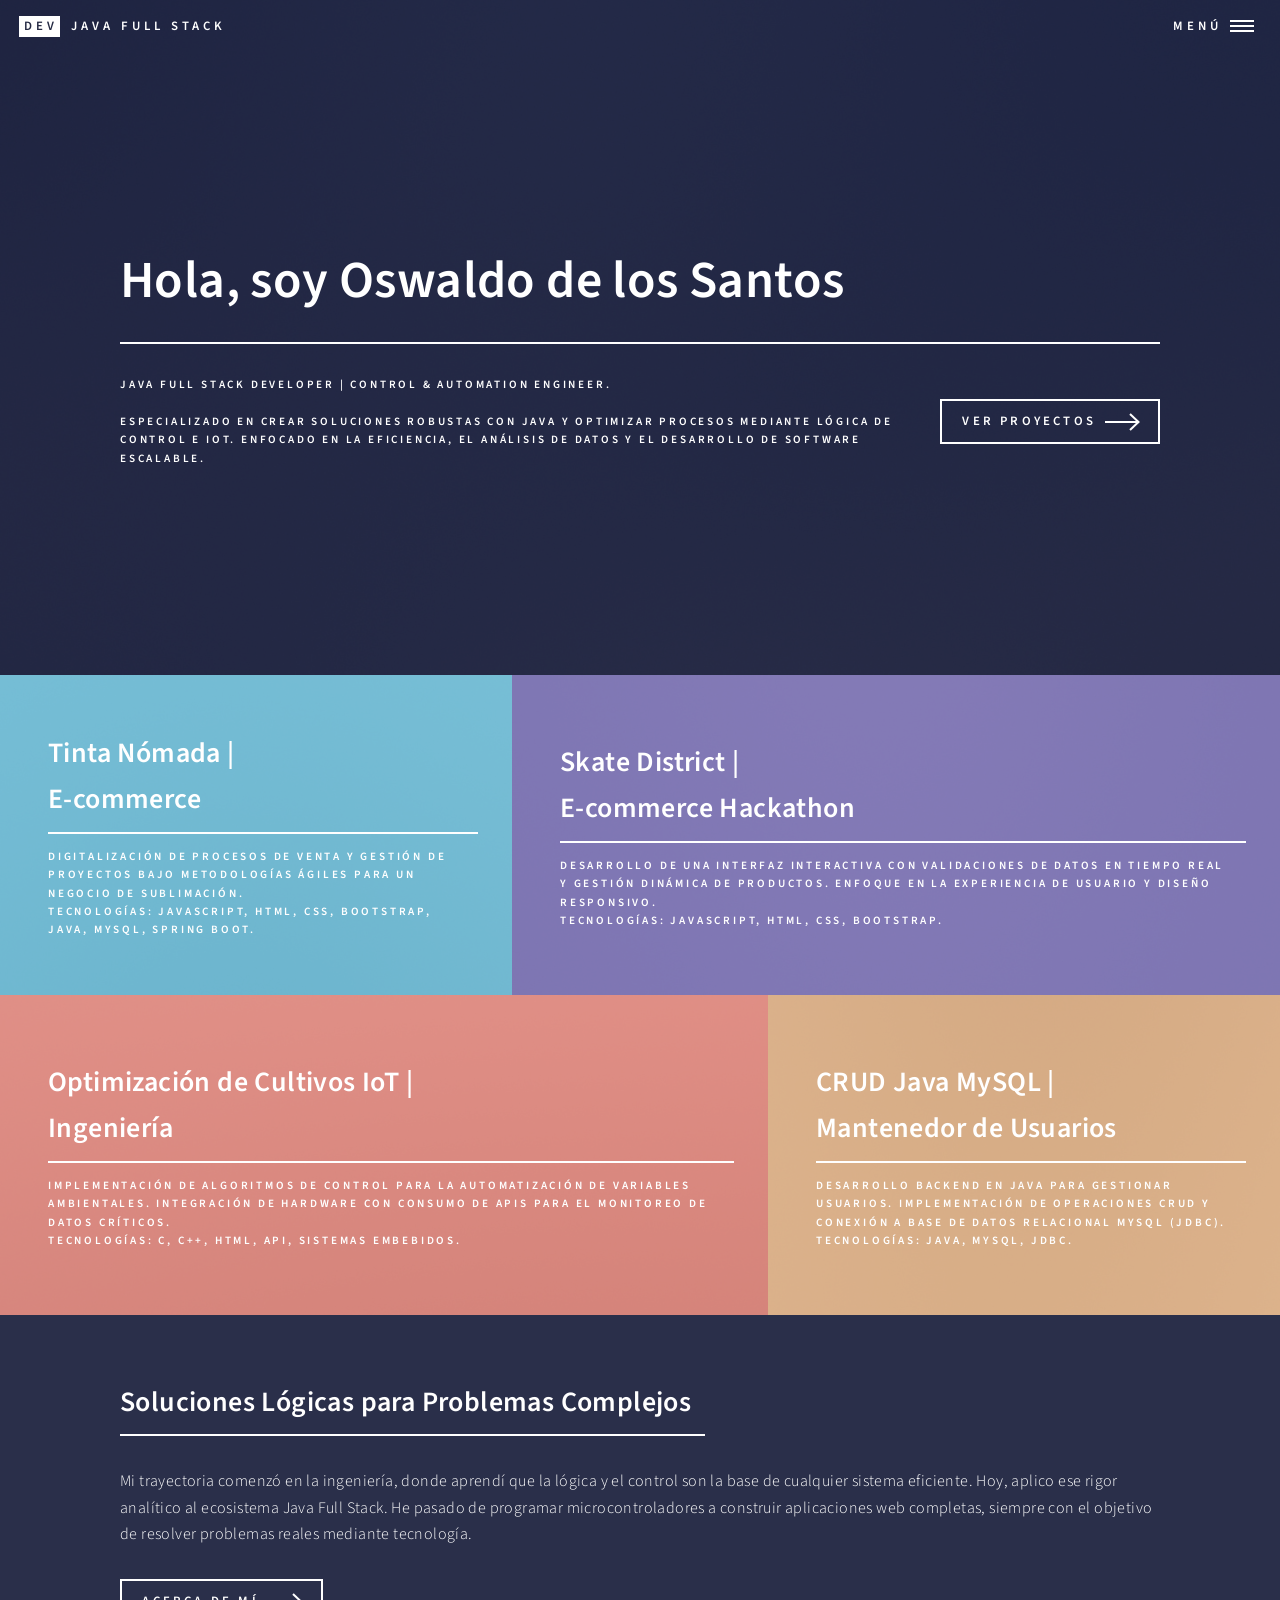
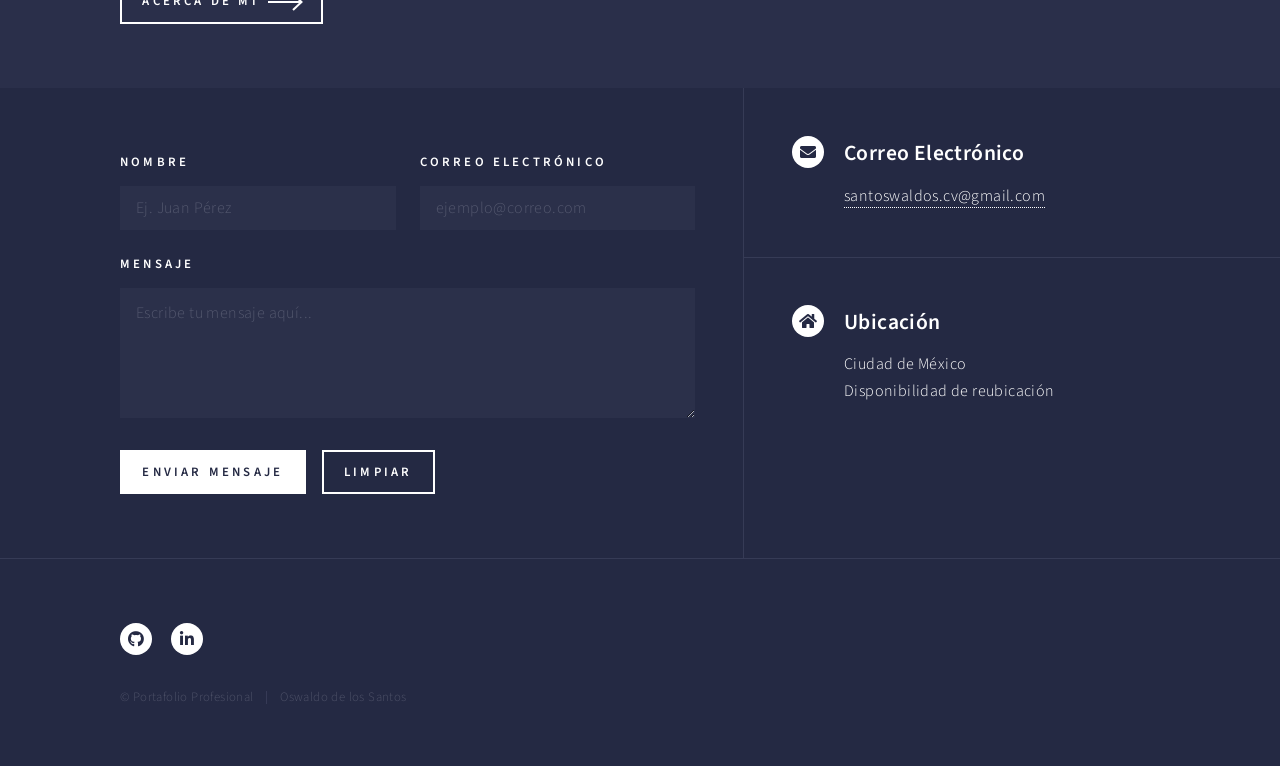
<file: index.html>
<!DOCTYPE HTML>
<html>
	<head>
		<title>Portafolio profesional</title>
		<meta charset="utf-8" />
		<meta name="viewport" content="width=device-width, initial-scale=1, user-scalable=no" />
		<link rel="stylesheet" href="assets/css/main.css" />
		<noscript><link rel="stylesheet" href="assets/css/noscript.css" /></noscript>
	</head>
	<body class="is-preload">

		<!-- Wrapper -->
			<div id="wrapper">

				<!-- Header -->
					<header id="header" class="alt">
						<a href="index.html" class="logo"><strong>Dev</strong> <span> Java Full Stack</span></a>
						<nav>
							<a href="#menu">Menú</a>
						</nav>
					</header>

				<!-- Menu -->
					<nav id="menu">
						<ul class="links">
							<li><a href="index.html">Inicio</a></li>
							<li><a href="landing.html">Proyectos</a></li>
							<li><a href="generic.html">Acerca de mí</a></li>
						</ul>
					</nav>

				<!-- Banner -->
					<section id="banner" class="major">
						<div class="inner">
							<header class="major">
								<h1>Hola, soy Oswaldo de los Santos</h1>
							</header>
							<div class="content">
								<p>Java Full Stack Developer | Control & Automation Engineer.<br/><br/>
								Especializado en crear soluciones robustas con Java y optimizar procesos mediante lógica de control e IoT. Enfocado en la eficiencia, el análisis de datos y el desarrollo de software escalable.</p>
								<ul class="actions">
									<li><a href="#one" class="button next scrolly">Ver proyectos</a></li>
								</ul>
							</div>
						</div>
					</section>

				<!-- Main -->
					<div id="main">

						<!-- One -->
							<section id="one" class="tiles">
								<article>
									<span class="image">
										<img src="images/pic01.jpg" alt="" />
									</span>
									<header class="major">
										<h3><a href="landing.html" class="link">Tinta Nómada |<br/>E-commerce</a></h3>
										<p>Digitalización de procesos de venta y gestión de proyectos bajo metodologías ágiles para un negocio de sublimación.<br/><strong>Tecnologías:</strong> JavaScript, HTML, CSS, Bootstrap, Java, MySQL, Spring Boot.</p>
									</header>
								</article>
								<article>
									<span class="image">
										<img src="images/pic02.jpg" alt="" />
									</span>
									<header class="major">
										<h3><a href="landing.html" class="link">Skate District |<br/>E-commerce Hackathon</a></h3>
										<p>Desarrollo de una interfaz interactiva con validaciones de datos en tiempo real y gestión dinámica de productos. Enfoque en la experiencia de usuario y diseño responsivo.<br/><strong>Tecnologías:</strong> JavaScript, HTML, CSS, Bootstrap.</p>
									</header>
								</article>
								<article>
									<span class="image">
										<img src="images/pic03.jpg" alt="" />
									</span>
									<header class="major">
										<h3><a href="landing.html" class="link">Optimización de Cultivos IoT |<br/>Ingeniería</a></h3>
										<p>Implementación de algoritmos de control para la automatización de variables ambientales. Integración de hardware con consumo de APIs para el monitoreo de datos críticos.<br/><strong>Tecnologías:</strong> C, C++, HTML, API, Sistemas embebidos.</p>
									</header>
								</article>
								<article>
									<span class="image">
										<img src="images/pic04.jpg" alt="" />
									</span>
									<header class="major">
										<h3><a href="landing.html" class="link">CRUD Java MySQL |<br/>Mantenedor de Usuarios</a></h3>
										<p>Desarrollo backend en Java para gestionar usuarios. Implementación de operaciones CRUD y conexión a base de datos relacional MySQL (JDBC).<br/><strong>Tecnologías:</strong> Java, MySQL, JDBC.</p>
									</header>
								</article>
							</section>

						<!-- Two -->
							<section id="two">
								<div class="inner">
									<header class="major">
										<h2>Soluciones Lógicas para Problemas Complejos</h2> <!--Ingeniería con Mentalidad Full Stack-->
									</header>
									<p>Mi trayectoria comenzó en la ingeniería, donde aprendí que la lógica y el control son la base de cualquier sistema eficiente. Hoy, aplico ese rigor analítico al ecosistema Java Full Stack. He pasado de programar microcontroladores a construir aplicaciones web completas, siempre con el objetivo de resolver problemas reales mediante tecnología.</p>
									<ul class="actions">
										<li><a href="generic.html" class="button next">Acerca de mí</a></li>
									</ul>
								</div>
							</section>

					</div>

				<!-- Contact -->
					<section id="contact">
						<div class="inner">
							<section>
							  <form method="POST" action="https://formspree.io/f/xrergryk">
							
							    <div class="fields">
								
							      <div class="field half">
							        <label for="name">Nombre</label>
							        <input 
							          type="text" 
							          name="name" 
							          id="name" 
							          placeholder="Ej. Juan Pérez"
							          required
							        />
							      </div>
							  
							      <div class="field half">
							        <label for="email">Correo Electrónico</label>
							        <input 
							          type="email" 
							          name="email" 
							          id="email" 
							          placeholder="ejemplo@correo.com"
							          required
							        />
							      </div>
							  
							      <div class="field">
							        <label for="message">Mensaje</label>
							        <textarea 
							          name="message" 
							          id="message" 
							          rows="4"
							          placeholder="Escribe tu mensaje aquí..."
							          required
							        ></textarea>
							      </div>
							  
							    </div>
							
							    <!-- Anti-spam (opcional pero recomendado) -->
							    <input type="text" name="_gotcha" style="display:none">
							
							    <ul class="actions">
							      <li>
							        <input type="submit" value="Enviar mensaje" class="primary" />
							      </li>
							      <li>
							        <input type="reset" value="Limpiar" />
							      </li>
							    </ul>
							  </form>
							</section>

							<section class="split">
								<section>
									<div class="contact-method">
										<span class="icon solid alt fa-envelope"></span>
										<h3>Correo Electrónico</h3>
										<a href="mailto:santoswaldos.cv@gmail.com">santoswaldos.cv@gmail.com</a>
									</div>
								</section>
								<section>
									<div class="contact-method">
										<span class="icon solid alt fa-home"></span>
										<h3>Ubicación</h3>
										<span>Ciudad de México</br> Disponibilidad de reubicación</span>
									</div>
								</section>
							</section>
						</div>
					</section>

				<!-- Footer -->
					<footer id="footer">
						<div class="inner">
							<ul class="icons">
								<li><a href="https://github.com/OswaldoDS" class="icon brands alt fa-github"><span class="label">GitHub</span></a></li>
								<li><a href="https://www.linkedin.com/in/oswaldo-d-h" class="icon brands alt fa-linkedin-in"><span class="label">LinkedIn</span></a></li>
							</ul>
							<ul class="copyright">
								<li>&copy; Portafolio Profesional</li><li> Oswaldo de los Santos</li>
							</ul>
						</div>
					</footer>
			</div>

		<!-- Scripts -->
			<script src="assets/js/jquery.min.js"></script>
			<script src="assets/js/jquery.scrolly.min.js"></script>
			<script src="assets/js/jquery.scrollex.min.js"></script>
			<script src="assets/js/browser.min.js"></script>
			<script src="assets/js/breakpoints.min.js"></script>
			<script src="assets/js/util.js"></script>
			<script src="assets/js/main.js"></script>

	</body>
</html>
</file>
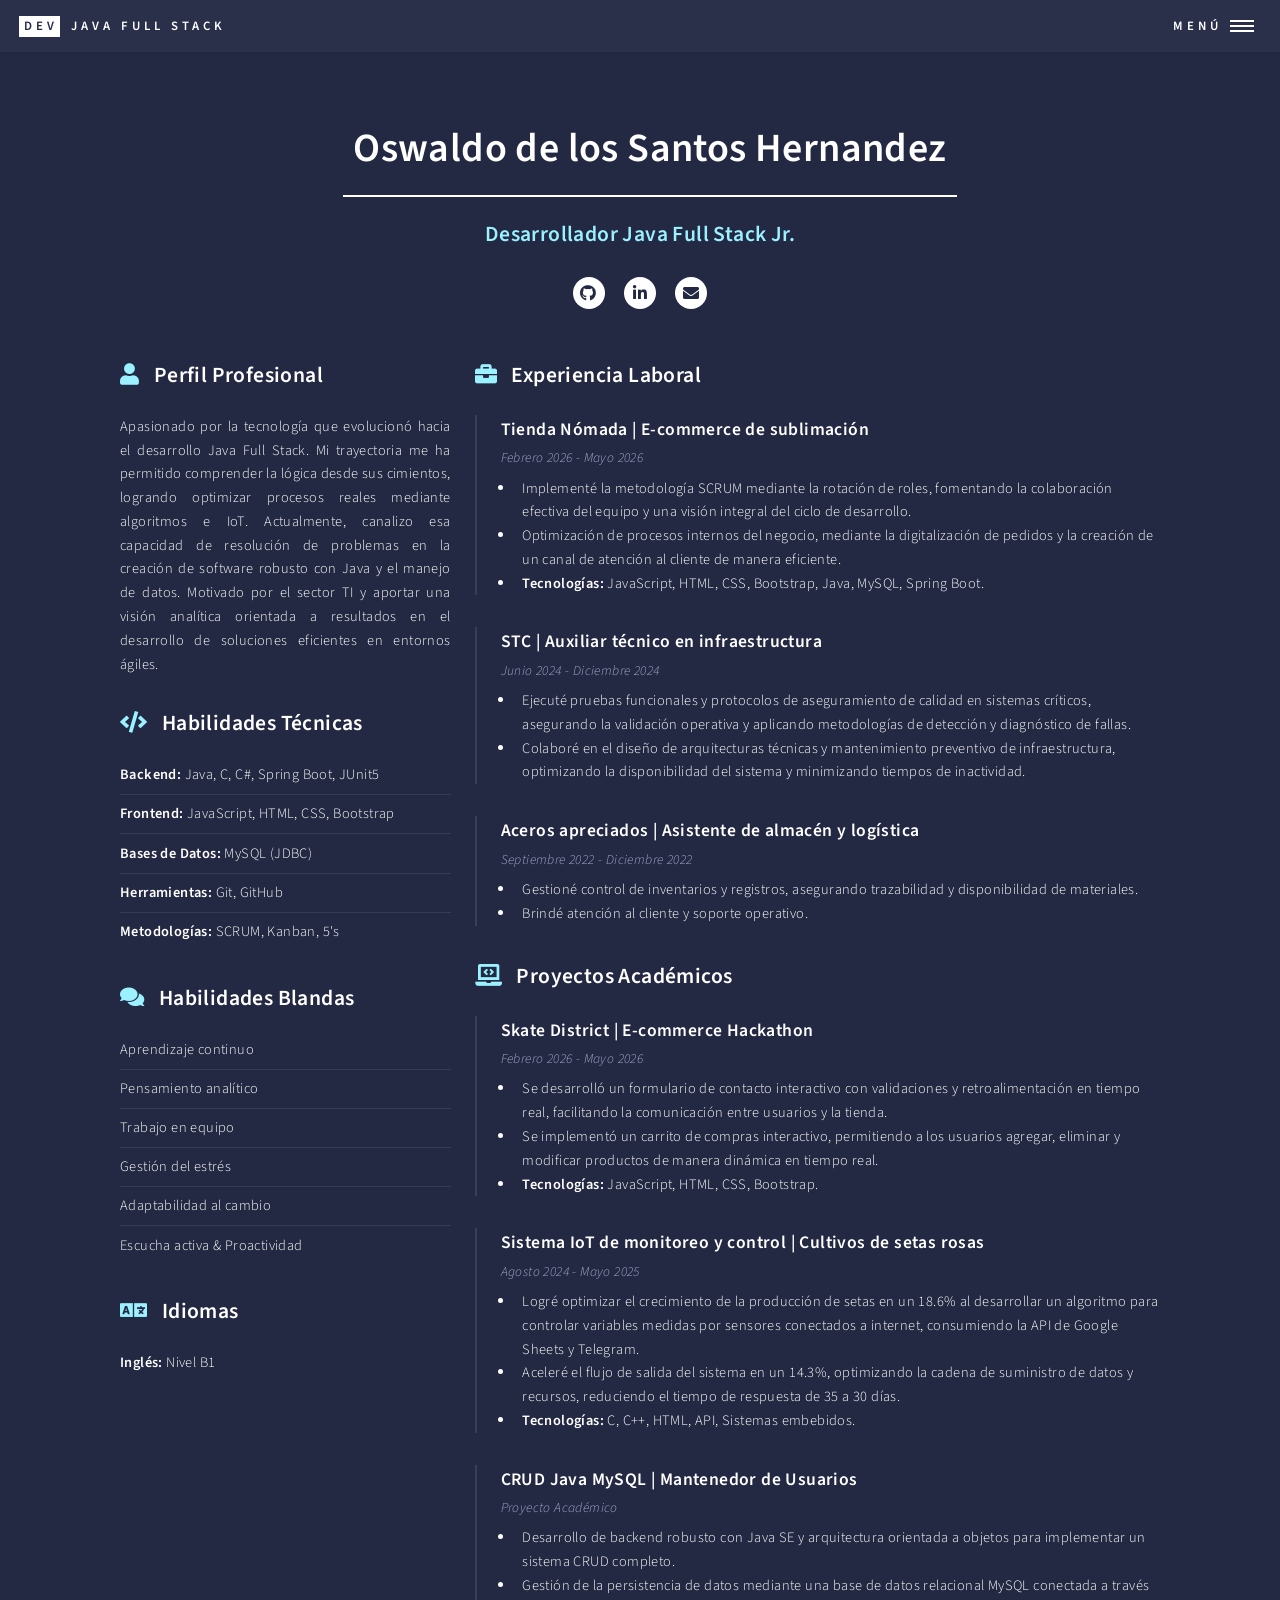
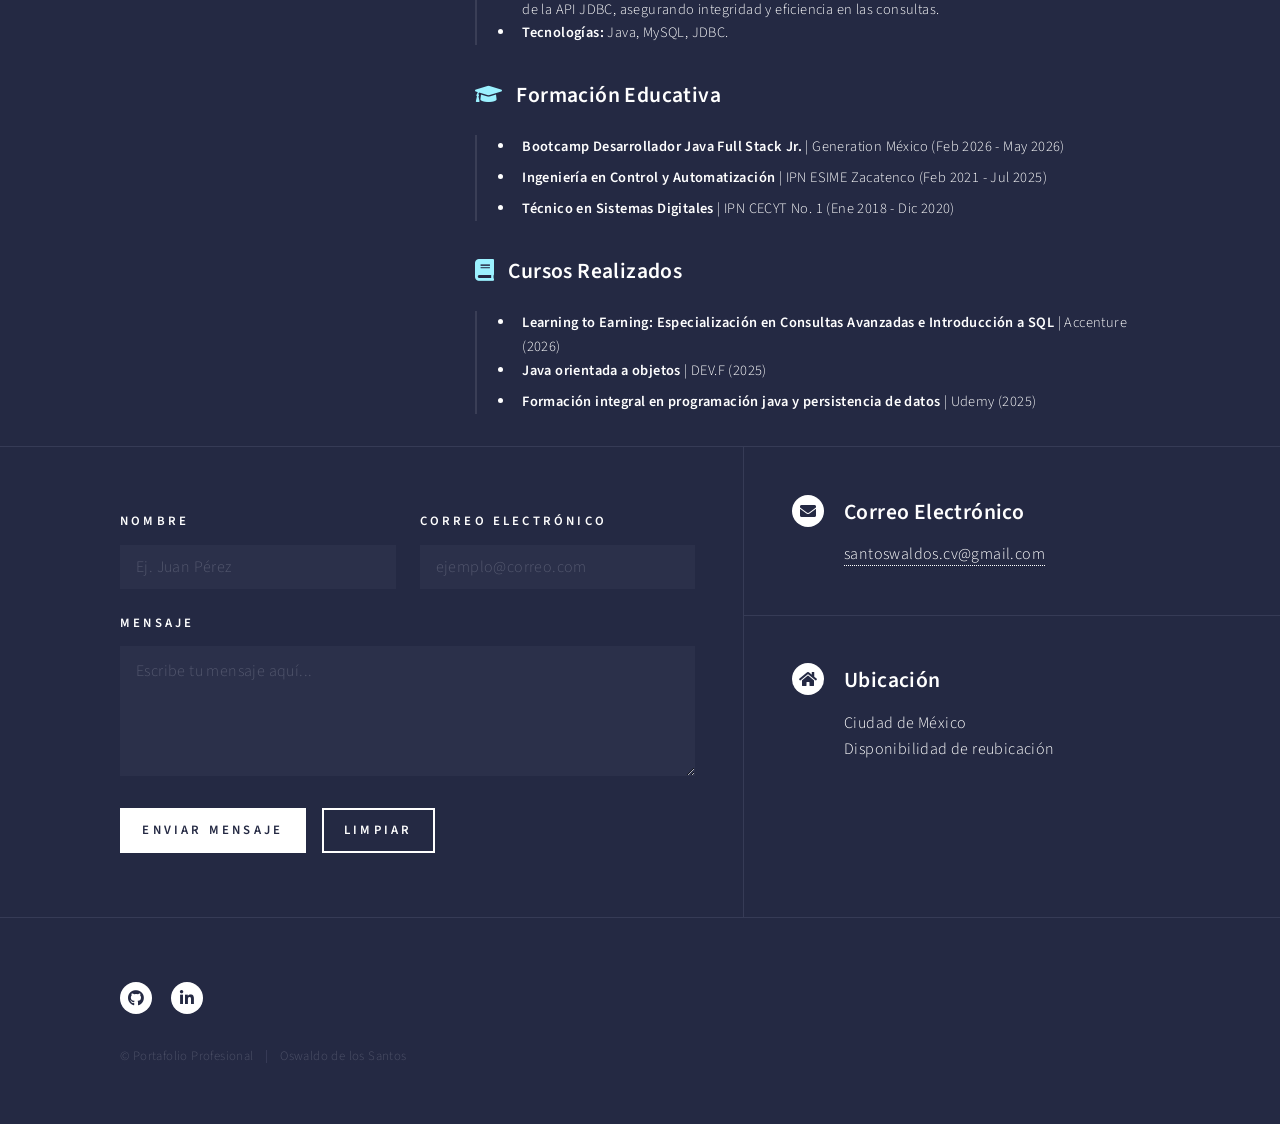
<file: generic.html>
<!DOCTYPE HTML>
<html>
	<head>
		<title>Acerca de mí</title>
		<meta charset="utf-8" />
		<meta name="viewport" content="width=device-width, initial-scale=1, user-scalable=no" />
		<link rel="stylesheet" href="assets/css/main.css" />
		<noscript><link rel="stylesheet" href="assets/css/noscript.css" /></noscript>
	</head>
	<body class="is-preload">

		<!-- Wrapper -->
			<div id="wrapper">

				<!-- Header -->
					<header id="header">
						<a href="index.html" class="logo"><strong>Dev</strong> <span> Java Full Stack</span></a>
						<nav>
							<a href="#menu">Menú</a>
						</nav>
					</header>

				<!-- Menu -->
					<nav id="menu">
						<ul class="links">
							<li><a href="index.html">Inicio</a></li>
							<li><a href="landing.html">Proyectos</a></li>
							<li><a href="generic.html">Acerca de mí</a></li>
						</ul>
					</nav>

				<!-- Main -->
					<div id="main" class="alt">

						<!-- One -->
							<section id="one">
								<div class="inner">
									
									<header class="major" style="text-align: center; margin: 0 auto 3em auto; padding-right: 0; width: fit-content; max-width: 100%;">
										<h1 style="margin-bottom: 0;">Oswaldo de los Santos Hernandez</h1>
										<h3 style="color: #9bf1ff; margin-top: 0.5em;">Desarrollador Java Full Stack Jr.</h3>
										<ul class="icons" style="margin-top: 1.5em;">
											<li><a href="https://github.com/OswaldoDS" class="icon brands alt fa-github"><span class="label">GitHub</span></a></li>
											<li><a href="https://www.linkedin.com/in/oswaldo-d-h" class="icon brands alt fa-linkedin-in"><span class="label">LinkedIn</span></a></li>
											<li><a href="mailto:santoswaldos.cv@gmail.com" class="icon solid alt fa-envelope"><span class="label">Email</span></a></li>
										</ul>
									</header>

									<div class="row">
										<!-- COLUMNA IZQUIERDA -->
										<div class="col-4 col-12-medium">
											<section>
												<h3><span class="icon solid fa-user" style="color: #9bf1ff; margin-right: 10px;"></span> Perfil Profesional</h3>
												<p style="font-size: 0.9em; text-align: justify;">Apasionado por la tecnología que evolucionó hacia el desarrollo Java Full Stack. Mi trayectoria me ha permitido comprender la lógica desde sus cimientos, logrando optimizar procesos reales mediante algoritmos e IoT. Actualmente, canalizo esa capacidad de resolución de problemas en la creación de software robusto con Java y el manejo de datos. Motivado por el sector TI y aportar una visión analítica orientada a resultados en el desarrollo de soluciones eficientes en entornos ágiles.</p>
											</section>

											<section>
												<h3><span class="icon solid fa-code" style="color: #9bf1ff; margin-right: 10px;"></span> Habilidades Técnicas</h3>
												<ul class="alt" style="font-size: 0.9em;">
													<li><strong>Backend:</strong> Java, C, C#, Spring Boot, JUnit5</li>
													<li><strong>Frontend:</strong> JavaScript, HTML, CSS, Bootstrap</li>
													<li><strong>Bases de Datos:</strong> MySQL (JDBC)</li>
													<li><strong>Herramientas:</strong> Git, GitHub</li>
													<li><strong>Metodologías:</strong> SCRUM, Kanban, 5's</li>
												</ul>
											</section>

											<section>
												<h3><span class="icon solid fa-comments" style="color: #9bf1ff; margin-right: 10px;"></span> Habilidades Blandas</h3>
												<ul class="alt" style="font-size: 0.9em;">
													<li>Aprendizaje continuo</li>
													<li>Pensamiento analítico</li>
													<li>Trabajo en equipo</li>
													<li>Gestión del estrés</li>
													<li>Adaptabilidad al cambio</li>
													<li>Escucha activa & Proactividad</li>
												</ul>
											</section>

											<section>
												<h3><span class="icon solid fa-language" style="color: #9bf1ff; margin-right: 10px;"></span> Idiomas</h3>
												<ul class="alt" style="font-size: 0.9em;">
													<li><strong>Inglés:</strong> Nivel B1</li>
												</ul>
											</section>
										</div>

										<!-- COLUMNA DERECHA -->
										<div class="col-8 col-12-medium">
											<section>
												<h3><span class="icon solid fa-briefcase" style="color: #9bf1ff; margin-right: 10px;"></span> Experiencia Laboral</h3>
												
												<div style="margin-bottom: 2em; padding-left: 1.5em; border-left: 2px solid rgba(255, 255, 255, 0.1);">
													<h4 style="margin-bottom: 0.2em;"><strong>Tienda Nómada</strong> | E-commerce de sublimación</h4>
													<p style="font-size: 0.85em; font-style: italic; color: #a3a8cc; margin-bottom: 0.5em;">Febrero 2026 - Mayo 2026</p>
													<ul style="font-size: 0.9em;">
														<li>Implementé la metodología SCRUM mediante la rotación de roles, fomentando la colaboración efectiva del equipo y una visión integral del ciclo de desarrollo.</li>
														<li>Optimización de procesos internos del negocio, mediante la digitalización de pedidos y la creación de un canal de atención al cliente de manera eficiente.</li>
														<li><strong>Tecnologías:</strong> JavaScript, HTML, CSS, Bootstrap, Java, MySQL, Spring Boot.</li>
													</ul>
												</div>

												<div style="margin-bottom: 2em; padding-left: 1.5em; border-left: 2px solid rgba(255, 255, 255, 0.1);">
													<h4 style="margin-bottom: 0.2em;"><strong>STC</strong> | Auxiliar técnico en infraestructura</h4>
													<p style="font-size: 0.85em; font-style: italic; color: #a3a8cc; margin-bottom: 0.5em;">Junio 2024 - Diciembre 2024</p>
													<ul style="font-size: 0.9em;">
														<li>Ejecuté pruebas funcionales y protocolos de aseguramiento de calidad en sistemas críticos, asegurando la validación operativa y aplicando metodologías de detección y diagnóstico de fallas.</li>
														<li>Colaboré en el diseño de arquitecturas técnicas y mantenimiento preventivo de infraestructura, optimizando la disponibilidad del sistema y minimizando tiempos de inactividad.</li>
													</ul>
												</div>

												<div style="margin-bottom: 2em; padding-left: 1.5em; border-left: 2px solid rgba(255, 255, 255, 0.1);">
													<h4 style="margin-bottom: 0.2em;"><strong>Aceros apreciados</strong> | Asistente de almacén y logística</h4>
													<p style="font-size: 0.85em; font-style: italic; color: #a3a8cc; margin-bottom: 0.5em;">Septiembre 2022 - Diciembre 2022</p>
													<ul style="font-size: 0.9em;">
														<li>Gestioné control de inventarios y registros, asegurando trazabilidad y disponibilidad de materiales.</li>
														<li>Brindé atención al cliente y soporte operativo.</li>
													</ul>
												</div>
											</section>

											<section>
												<h3><span class="icon solid fa-laptop-code" style="color: #9bf1ff; margin-right: 10px;"></span> Proyectos Académicos</h3>
												
												<div style="margin-bottom: 2em; padding-left: 1.5em; border-left: 2px solid rgba(255, 255, 255, 0.1);">
													<h4 style="margin-bottom: 0.2em;"><strong>Skate District</strong> | E-commerce Hackathon</h4>
													<p style="font-size: 0.85em; font-style: italic; color: #a3a8cc; margin-bottom: 0.5em;">Febrero 2026 - Mayo 2026</p>
													<ul style="font-size: 0.9em;">
														<li>Se desarrolló un formulario de contacto interactivo con validaciones y retroalimentación en tiempo real, facilitando la comunicación entre usuarios y la tienda.</li>
														<li>Se implementó un carrito de compras interactivo, permitiendo a los usuarios agregar, eliminar y modificar productos de manera dinámica en tiempo real.</li>
														<li><strong>Tecnologías:</strong> JavaScript, HTML, CSS, Bootstrap.</li>
													</ul>
												</div>

												<div style="margin-bottom: 2em; padding-left: 1.5em; border-left: 2px solid rgba(255, 255, 255, 0.1);">
													<h4 style="margin-bottom: 0.2em;"><strong>Sistema IoT de monitoreo y control</strong> | Cultivos de setas rosas</h4>
													<p style="font-size: 0.85em; font-style: italic; color: #a3a8cc; margin-bottom: 0.5em;">Agosto 2024 - Mayo 2025</p>
													<ul style="font-size: 0.9em;">
														<li>Logré optimizar el crecimiento de la producción de setas en un 18.6% al desarrollar un algoritmo para controlar variables medidas por sensores conectados a internet, consumiendo la API de Google Sheets y Telegram.</li>
														<li>Aceleré el flujo de salida del sistema en un 14.3%, optimizando la cadena de suministro de datos y recursos, reduciendo el tiempo de respuesta de 35 a 30 días.</li>
														<li><strong>Tecnologías:</strong> C, C++, HTML, API, Sistemas embebidos.</li>
													</ul>
												</div>

												<div style="margin-bottom: 2em; padding-left: 1.5em; border-left: 2px solid rgba(255, 255, 255, 0.1);">
													<h4 style="margin-bottom: 0.2em;"><strong>CRUD Java MySQL</strong> | Mantenedor de Usuarios</h4>
													<p style="font-size: 0.85em; font-style: italic; color: #a3a8cc; margin-bottom: 0.5em;">Proyecto Académico</p>
													<ul style="font-size: 0.9em;">
														<li>Desarrollo de backend robusto con Java SE y arquitectura orientada a objetos para implementar un sistema CRUD completo.</li>
														<li>Gestión de la persistencia de datos mediante una base de datos relacional MySQL conectada a través de la API JDBC, asegurando integridad y eficiencia en las consultas.</li>
														<li><strong>Tecnologías:</strong> Java, MySQL, JDBC.</li>
													</ul>
												</div>
											</section>

											<section>
												<h3><span class="icon solid fa-graduation-cap" style="color: #9bf1ff; margin-right: 10px;"></span> Formación Educativa</h3>
												<div style="margin-bottom: 2em; padding-left: 1.5em; border-left: 2px solid rgba(255, 255, 255, 0.1);">
													<ul style="font-size: 0.9em; margin-bottom: 0;">
														<li style="margin-bottom: 0.5em;"><strong>Bootcamp Desarrollador Java Full Stack Jr.</strong> | Generation México (Feb 2026 - May 2026)</li>
														<li style="margin-bottom: 0.5em;"><strong>Ingeniería en Control y Automatización</strong> | IPN ESIME Zacatenco (Feb 2021 - Jul 2025) </li>
														<li style="margin-bottom: 0;"><strong>Técnico en Sistemas Digitales</strong> | IPN CECYT No. 1 (Ene 2018 - Dic 2020)</li>
													</ul>
												</div>
											</section>

											<section>
												<h3><span class="icon solid fa-book" style="color: #9bf1ff; margin-right: 10px;"></span> Cursos Realizados</h3>
												<div style="padding-left: 1.5em; border-left: 2px solid rgba(255, 255, 255, 0.1);">
													<ul style="font-size: 0.9em; margin-bottom: 0;">
														<li><strong>Learning to Earning: Especialización en Consultas Avanzadas e Introducción a SQL</strong> | Accenture (2026)</li>
														<li style="margin-bottom: 0.5em;"><strong>Java orientada a objetos</strong> | DEV.F (2025)</li>
														<li style="margin-bottom: 0;"><strong>Formación integral en programación java y persistencia de datos</strong> | Udemy (2025)</li>
													</ul>
												</div>
											</section>
										</div>
									</div>
						
								</div>
							</section>

					</div>

				<!-- Contact -->
					<section id="contact">
						<div class="inner">
							<section>
							  <form method="POST" action="https://formspree.io/f/xrergryk">
							
							    <div class="fields">
								
							      <div class="field half">
							        <label for="name">Nombre</label>
							        <input 
							          type="text" 
							          name="name" 
							          id="name" 
							          placeholder="Ej. Juan Pérez"
							          required
							        />
							      </div>
							  
							      <div class="field half">
							        <label for="email">Correo Electrónico</label>
							        <input 
							          type="email" 
							          name="email" 
							          id="email" 
							          placeholder="ejemplo@correo.com"
							          required
							        />
							      </div>
							  
							      <div class="field">
							        <label for="message">Mensaje</label>
							        <textarea 
							          name="message" 
							          id="message" 
							          rows="4"
							          placeholder="Escribe tu mensaje aquí..."
							          required
							        ></textarea>
							      </div>
							  
							    </div>
							
							    <!-- Anti-spam (opcional pero recomendado) -->
							    <input type="text" name="_gotcha" style="display:none">
							
							    <ul class="actions">
							      <li>
							        <input type="submit" value="Enviar mensaje" class="primary" />
							      </li>
							      <li>
							        <input type="reset" value="Limpiar" />
							      </li>
							    </ul>
							  </form>
							</section>

							<section class="split">
								<section>
									<div class="contact-method">
										<span class="icon solid alt fa-envelope"></span>
										<h3>Correo Electrónico</h3>
										<a href="mailto:santoswaldos.cv@gmail.com">santoswaldos.cv@gmail.com</a>
									</div>
								</section>
								<section>
									<div class="contact-method">
										<span class="icon solid alt fa-home"></span>
										<h3>Ubicación</h3>
										<span>Ciudad de México</br> Disponibilidad de reubicación</span>
									</div>
								</section>
							</section>
						</div>
					</section>

				<!-- Footer -->
					<footer id="footer">
						<div class="inner">
							<ul class="icons">
								<li><a href="https://github.com/OswaldoDS" class="icon brands alt fa-github"><span class="label">GitHub</span></a></li>
								<li><a href="https://www.linkedin.com/in/oswaldo-d-h" class="icon brands alt fa-linkedin-in"><span class="label">LinkedIn</span></a></li>
							</ul>
							<ul class="copyright">
								<li>&copy; Portafolio Profesional</li><li> Oswaldo de los Santos</li>
							</ul>
						</div>
					</footer>

			</div>

		<!-- Scripts -->
			<script src="assets/js/jquery.min.js"></script>
			<script src="assets/js/jquery.scrolly.min.js"></script>
			<script src="assets/js/jquery.scrollex.min.js"></script>
			<script src="assets/js/browser.min.js"></script>
			<script src="assets/js/breakpoints.min.js"></script>
			<script src="assets/js/util.js"></script>
			<script src="assets/js/main.js"></script>

	</body>
</html>
</file>
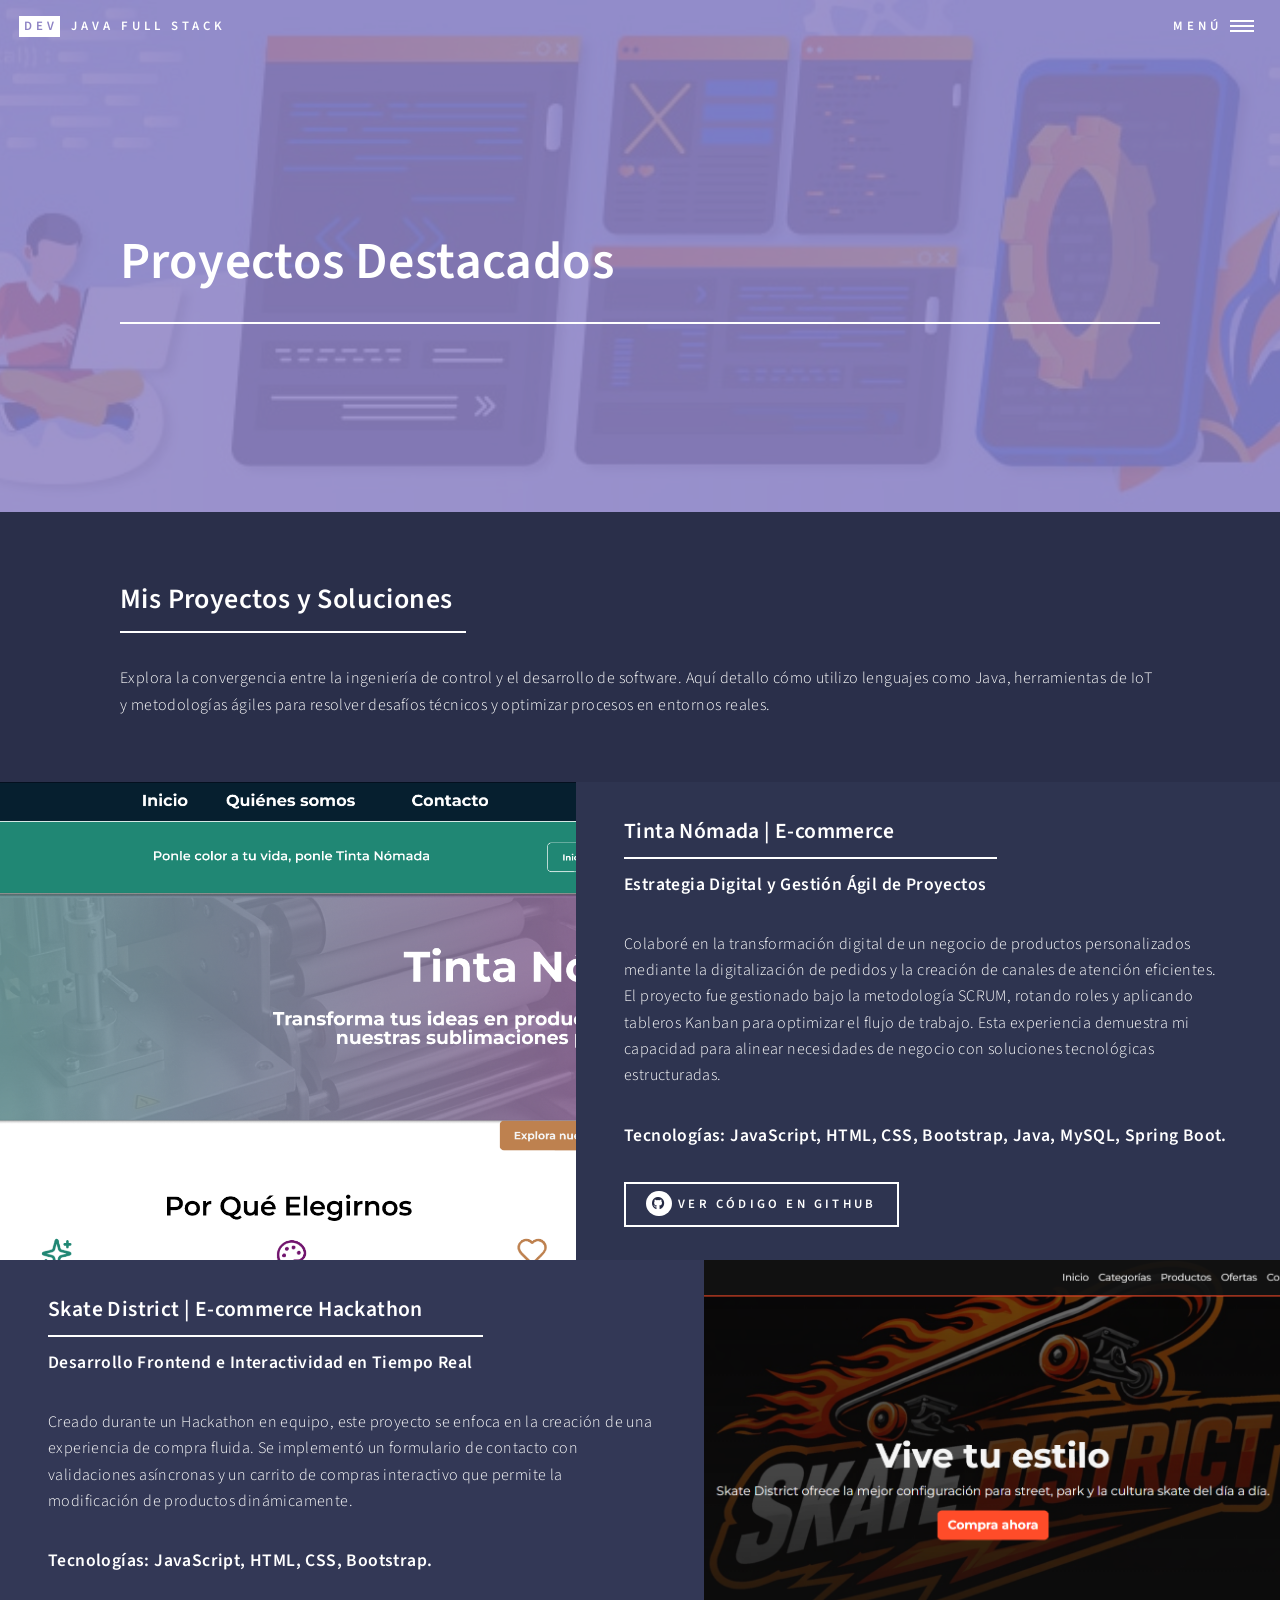
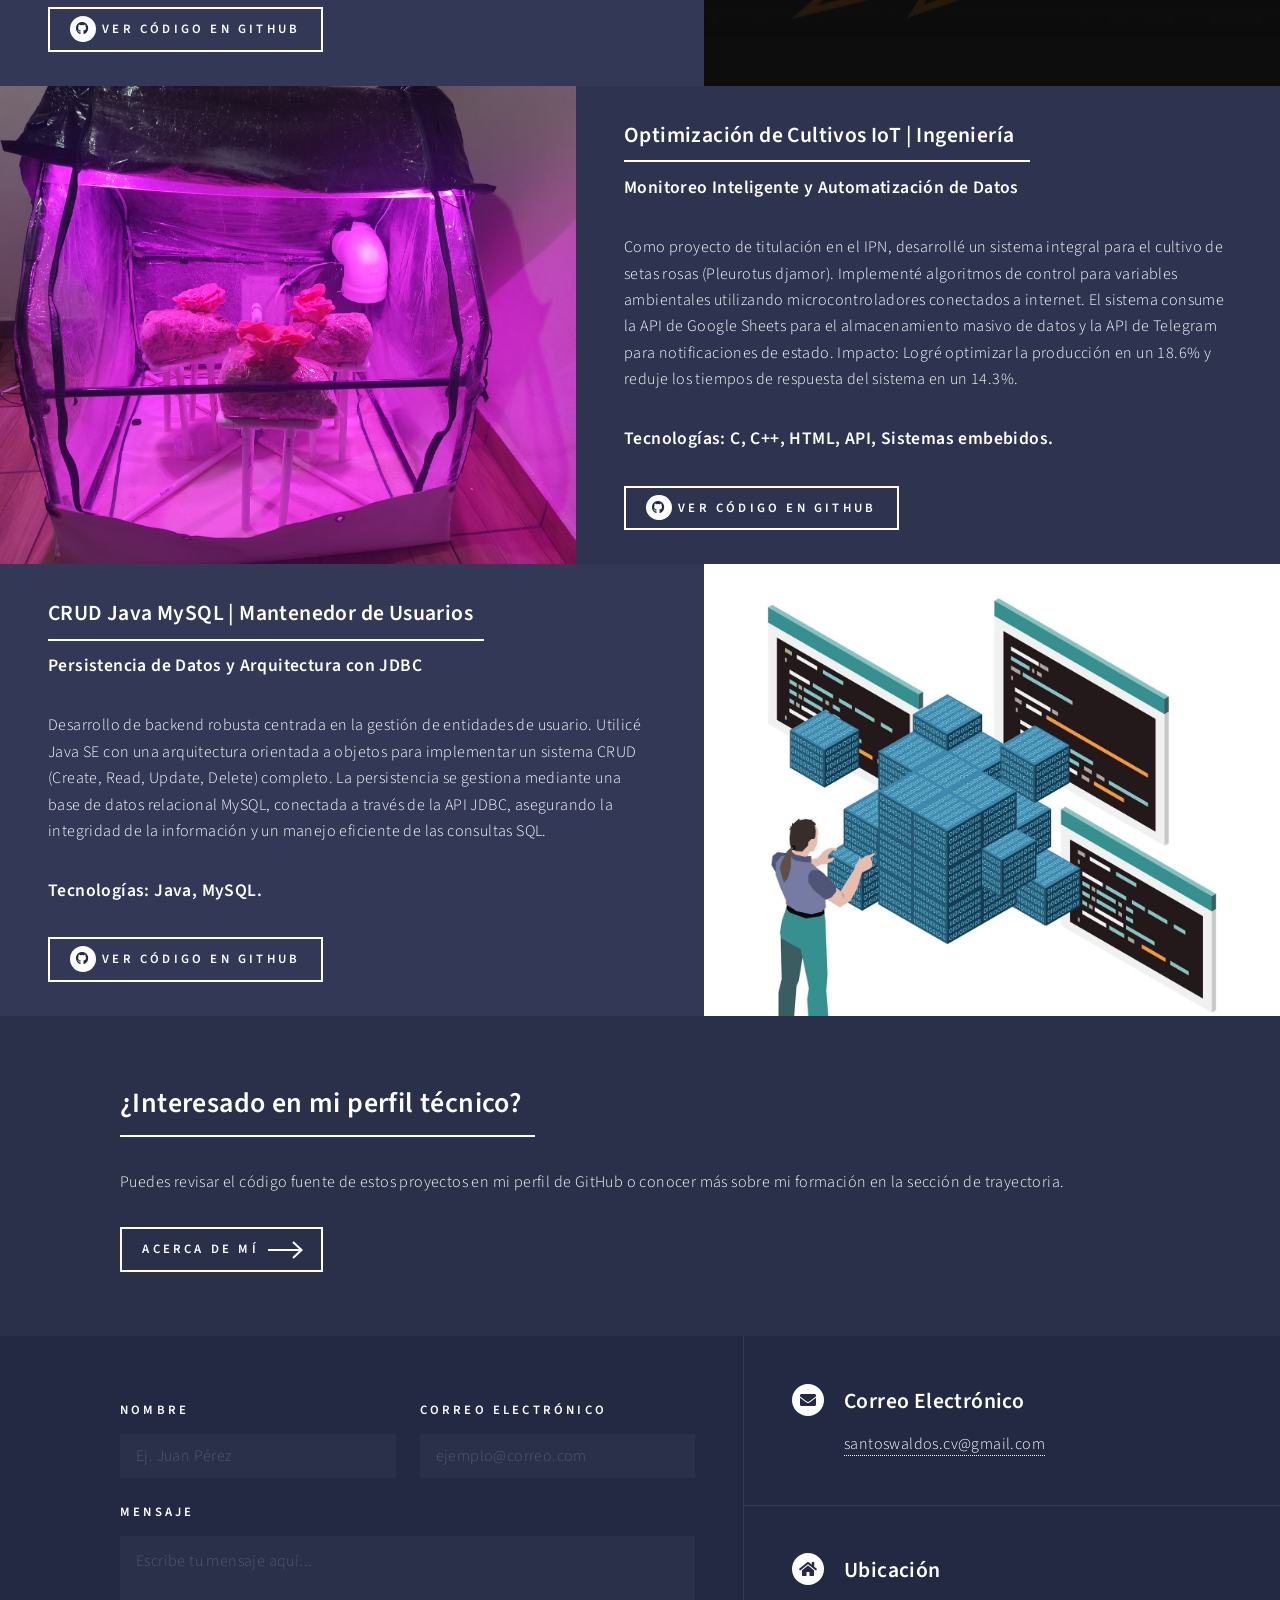
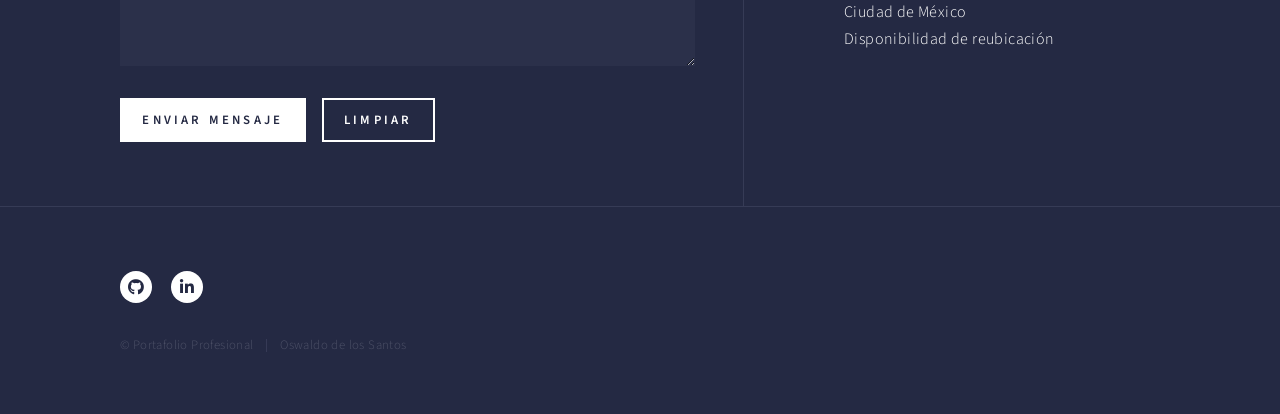
<file: landing.html>
<!DOCTYPE HTML>
<html>
	<head>
		<title>Proyectos</title>
		<meta charset="utf-8" />
		<meta name="viewport" content="width=device-width, initial-scale=1, user-scalable=no" />
		<link rel="stylesheet" href="assets/css/main.css" />
		<noscript><link rel="stylesheet" href="assets/css/noscript.css" /></noscript>
	</head>
	<body class="is-preload">

		<!-- Wrapper -->
			<div id="wrapper">

				<!-- Header -->
				<!-- Note: The "styleN" class below should match that of the banner element. -->
					<header id="header" class="alt style2">
						<a href="index.html" class="logo"><strong>Dev</strong> <span> Java Full Stack</span></a>
						<nav>
							<a href="#menu">Menú</a>
						</nav>
					</header>

				<!-- Menu -->
					<nav id="menu">
						<ul class="links">
							<li><a href="index.html">Inicio</a></li>
							<li><a href="landing.html">Proyectos</a></li>
							<li><a href="generic.html">Acerca de mí</a></li>
						</ul>
					</nav>

				<!-- Banner -->
				<!-- Note: The "styleN" class below should match that of the header element. -->
					<section id="banner" class="style2">
						<div class="inner">
							<span class="image">
								<img src="images/Banner_.jpg" alt="" />
							</span>
							<header class="major">
								<h1>Proyectos Destacados</h1>
							</header>
						</div>
					</section>

				<!-- Main -->
					<div id="main">

						<!-- One -->
							<section id="one">
								<div class="inner">
									<header class="major">
										<h2>Mis Proyectos y Soluciones</h2>
									</header>
									<p>Explora la convergencia entre la ingeniería de control y el desarrollo de software. Aquí detallo cómo utilizo lenguajes como Java, herramientas de IoT y metodologías ágiles para resolver desafíos técnicos y optimizar procesos en entornos reales.</p>
								</div>
							</section>

						<!-- Two -->
							<section id="two" class="spotlights">
								<section>
									<!-- Pendiente poner el enlace del deploy href="#" -->
									<a class="image"> 
										<img src="images/TintaNomada.png" alt="Img_Tinta" data-position="center center" style="object-position: center center;" />
									</a>
									<div class="content">
										<div class="inner">
											<header class="major">
												<h3>Tinta Nómada | E-commerce</h3>
												<h4>Estrategia Digital y Gestión Ágil de Proyectos</h4>
											</header>
											<p>Colaboré en la transformación digital de un negocio de productos personalizados mediante la digitalización de pedidos y la creación de canales de atención eficientes. El proyecto fue gestionado bajo la metodología SCRUM, rotando roles y aplicando tableros Kanban para optimizar el flujo de trabajo. Esta experiencia demuestra mi capacidad para alinear necesidades de negocio con soluciones tecnológicas estructuradas.<br/>
											<h4><strong>Tecnologías: JavaScript, HTML, CSS, Bootstrap, Java, MySQL, Spring Boot.</strong></h4></p>
											<ul class="actions">
												<li><a href="https://github.com/jesusmoralesgarita/Turing-s-Bug-Hunters" class="button"><span class="icon brands alt fa-github"></span> Ver código en GitHub</a></li>
											</ul>
										</div>
									</div>
								</section>
								<section>
									<a href="https://oswaldods.github.io/hackathon_sala3/" class="image">
										<img src="images/SkateDistric.png" alt="Img_Skate" data-position="top center" style="object-position: top center;" />
									</a>
									<div class="content">
										<div class="inner">
											<header class="major">
												<h3>Skate District | E-commerce Hackathon</h3>
												<h4>Desarrollo Frontend e Interactividad en Tiempo Real</h4>
											</header>
											<p>Creado durante un Hackathon en equipo, este proyecto se enfoca en la creación de una experiencia de compra fluida. Se implementó un formulario de contacto con validaciones asíncronas y un carrito de compras interactivo que permite la modificación de productos dinámicamente.<br/>
											<h4><strong>Tecnologías: JavaScript, HTML, CSS, Bootstrap.</strong></h4></p>
											<ul class="actions">
												<li><a href="https://github.com/OswaldoDS/hackathon_sala3" class="button"><span class="icon brands alt fa-github"></span> Ver código en GitHub</a></li>
											</ul>
										</div>
									</div>
								</section>
								<section>
									<a href="https://cientifica-ipn.com/index.php/esime/article/view/202" class="image">
										<img src="images/IoT.jpg" alt="Img_IoT" data-position="25% 25%" style="object-position: 25% 25%;" />
									</a>
									<div class="content">
										<div class="inner">
											<header class="major">
												<h3>Optimización de Cultivos IoT | Ingeniería</h3>
												<h4>Monitoreo Inteligente y Automatización de Datos</h4>
											</header>
											<p>Como proyecto de titulación en el IPN, desarrollé un sistema integral para el cultivo de setas rosas (Pleurotus djamor). Implementé algoritmos de control para variables ambientales utilizando microcontroladores conectados a internet. El sistema consume la API de Google Sheets para el almacenamiento masivo de datos y la API de Telegram para notificaciones de estado. Impacto: Logré optimizar la producción en un 18.6% y reduje los tiempos de respuesta del sistema en un 14.3%.<br/>
											<h4><strong>Tecnologías: C, C++, HTML, API, Sistemas embebidos.</strong></h4></p>
											<ul class="actions">
												<li><a href="https://github.com/OswaldoDS/Proyecto-de-titulacion" class="button"><span class="icon brands alt fa-github"></span> Ver código en GitHub</a></li>
											</ul>
										</div>
									</div>
								</section>
                                <section>
									<a class="image">
										<img src="images/Contenedor.jpg" alt="Img_Contenedor" data-position="25% 25%" style="object-position: 25% 25%;" />
									</a>
									<div class="content">
										<div class="inner">
											<header class="major">
												<h3>CRUD Java MySQL | Mantenedor de Usuarios</h3>
												<h4>Persistencia de Datos y Arquitectura con JDBC</h4>
											</header>
											<p>Desarrollo de backend robusta centrada en la gestión de entidades de usuario. Utilicé Java SE con una arquitectura orientada a objetos para implementar un sistema CRUD (Create, Read, Update, Delete) completo. La persistencia se gestiona mediante una base de datos relacional MySQL, conectada a través de la API JDBC, asegurando la integridad de la información y un manejo eficiente de las consultas SQL.<br/>
											<h4><strong>Tecnologías: Java, MySQL.</strong></h4></p>
											<ul class="actions">
												<li><a href="https://github.com/OswaldoDS/Mantenedor-de-Usuarios-Jdbc" class="button"><span class="icon brands alt fa-github"></span> Ver código en GitHub</a></li>
											</ul>
										</div>
									</div>
								</section>
							</section>

						<!-- Three -->
							<section id="three">
								<div class="inner">
									<header class="major">
										<h2>¿Interesado en mi perfil técnico?</h2>
									</header>
									<p>Puedes revisar el código fuente de estos proyectos en mi perfil de GitHub o conocer más sobre mi formación en la sección de trayectoria.</p>
									<ul class="actions">
										<li><a href="generic.html" class="button next">Acerca de mí</a></li>
									</ul>
								</div>
							</section>

					</div>

				<!-- Contact -->
					<section id="contact">
						<div class="inner">
							<section>
							  <form method="POST" action="https://formspree.io/f/xrergryk">
							    <div class="fields">
							      <div class="field half">
							        <label for="name">Nombre</label>
							        <input 
							          type="text" 
							          name="name" 
							          id="name" 
							          placeholder="Ej. Juan Pérez"
							          required
							        />
							      </div>
							  
							      <div class="field half">
							        <label for="email">Correo Electrónico</label>
							        <input 
							          type="email" 
							          name="email" 
							          id="email" 
							          placeholder="ejemplo@correo.com"
							          required
							        />
							      </div>
							  
							      <div class="field">
							        <label for="message">Mensaje</label>
							        <textarea 
							          name="message" 
							          id="message" 
							          rows="4"
							          placeholder="Escribe tu mensaje aquí..."
							          required
							        ></textarea>
							      </div>
							  
							    </div>
							
							    <!-- Anti-spam (opcional pero recomendado) -->
							    <input type="text" name="_gotcha" style="display:none">
							
							    <ul class="actions">
							      <li>
							        <input type="submit" value="Enviar mensaje" class="primary" />
							      </li>
							      <li>
							        <input type="reset" value="Limpiar" />
							      </li>
							    </ul>
							  </form>
							</section>

							<section class="split">
								<section>
									<div class="contact-method">
										<span class="icon solid alt fa-envelope"></span>
										<h3>Correo Electrónico</h3>
										<a href="mailto:santoswaldos.cv@gmail.com">santoswaldos.cv@gmail.com</a>
									</div>
								</section>
								<section>
									<div class="contact-method">
										<span class="icon solid alt fa-home"></span>
										<h3>Ubicación</h3>
										<span>Ciudad de México</br> Disponibilidad de reubicación</span>
									</div>
								</section>
							</section>
						</div>
					</section>

				<!-- Footer -->
					<footer id="footer">
						<div class="inner">
							<ul class="icons">
								<li><a href="https://github.com/OswaldoDS" class="icon brands alt fa-github"><span class="label">GitHub</span></a></li>
								<li><a href="https://www.linkedin.com/in/oswaldo-d-h" class="icon brands alt fa-linkedin-in"><span class="label">LinkedIn</span></a></li>
							</ul>
							<ul class="copyright">
								<li>&copy; Portafolio Profesional</li><li> Oswaldo de los Santos</li>
							</ul>
						</div>
					</footer>

			</div>

		<!-- Scripts -->
			<script src="assets/js/jquery.min.js"></script>
			<script src="assets/js/jquery.scrolly.min.js"></script>
			<script src="assets/js/jquery.scrollex.min.js"></script>
			<script src="assets/js/browser.min.js"></script>
			<script src="assets/js/breakpoints.min.js"></script>
			<script src="assets/js/util.js"></script>
			<script src="assets/js/main.js"></script>
			

	</body>
</html>
</file>
<file: assets/css/noscript.css>
/*
	Forty by HTML5 UP
	html5up.net | @ajlkn
	Free for personal and commercial use under the CCA 3.0 license (html5up.net/license)
*/

/* Banner */

	body.is-preload #banner:after {
		opacity: 0.85;
	}

	body.is-preload #banner > .inner {
		-moz-filter: none;
		-webkit-filter: none;
		-ms-filter: none;
		filter: none;
		-moz-transform: none;
		-webkit-transform: none;
		-ms-transform: none;
		transform: none;
		opacity: 1;
	}
</file>
<file: assets/css/main.css>
@import url(fontawesome-all.min.css);
@import url("https://fonts.googleapis.com/css?family=Source+Sans+Pro:300,300italic,600,600italic");

/*
	Forty by HTML5 UP
	html5up.net | @ajlkn
	Free for personal and commercial use under the CCA 3.0 license (html5up.net/license)
*/

html,
body,
div,
span,
applet,
object,
iframe,
h1,
h2,
h3,
h4,
h5,
h6,
p,
blockquote,
pre,
a,
abbr,
acronym,
address,
big,
cite,
code,
del,
dfn,
em,
img,
ins,
kbd,
q,
s,
samp,
small,
strike,
strong,
sub,
sup,
tt,
var,
b,
u,
i,
center,
dl,
dt,
dd,
ol,
ul,
li,
fieldset,
form,
label,
legend,
table,
caption,
tbody,
tfoot,
thead,
tr,
th,
td,
article,
aside,
canvas,
details,
embed,
figure,
figcaption,
footer,
header,
hgroup,
menu,
nav,
output,
ruby,
section,
summary,
time,
mark,
audio,
video {
  margin: 0;
  padding: 0;
  border: 0;
  font-size: 100%;
  font: inherit;
  vertical-align: baseline;
}

article,
aside,
details,
figcaption,
figure,
footer,
header,
hgroup,
menu,
nav,
section {
  display: block;
}

body {
  line-height: 1;
}

ol,
ul {
  list-style: none;
}

blockquote,
q {
  quotes: none;
}

blockquote:before,
blockquote:after,
q:before,
q:after {
  content: "";
  content: none;
}

table {
  border-collapse: collapse;
  border-spacing: 0;
}

body {
  -webkit-text-size-adjust: none;
}

mark {
  background-color: transparent;
  color: inherit;
}

input::-moz-focus-inner {
  border: 0;
  padding: 0;
}

input,
select,
textarea {
  -moz-appearance: none;
  -webkit-appearance: none;
  -ms-appearance: none;
  appearance: none;
}

/* Basic */

@-ms-viewport {
  width: device-width;
}

body {
  -ms-overflow-style: scrollbar;
}

@media screen and (max-width: 480px) {
  html,
  body {
    min-width: 320px;
  }
}

html {
  box-sizing: border-box;
}

*,
*:before,
*:after {
  box-sizing: inherit;
}

body {
  background: #242943;
}

body.is-preload *,
body.is-preload *:before,
body.is-preload *:after {
  -moz-animation: none !important;
  -webkit-animation: none !important;
  -ms-animation: none !important;
  animation: none !important;
  -moz-transition: none !important;
  -webkit-transition: none !important;
  -ms-transition: none !important;
  transition: none !important;
}

/* Type */

body,
input,
select,
textarea {
  color: #ffffff;
  font-family: "Source Sans Pro", Helvetica, sans-serif;
  font-size: 17pt;
  font-weight: 300;
  letter-spacing: 0.025em;
  line-height: 1.65;
}

@media screen and (max-width: 1680px) {
  body,
  input,
  select,
  textarea {
    font-size: 14pt;
  }
}

@media screen and (max-width: 1280px) {
  body,
  input,
  select,
  textarea {
    font-size: 12pt;
  }
}

@media screen and (max-width: 360px) {
  body,
  input,
  select,
  textarea {
    font-size: 11pt;
  }
}

a {
  -moz-transition:
    color 0.2s ease-in-out,
    border-bottom-color 0.2s ease-in-out;
  -webkit-transition:
    color 0.2s ease-in-out,
    border-bottom-color 0.2s ease-in-out;
  -ms-transition:
    color 0.2s ease-in-out,
    border-bottom-color 0.2s ease-in-out;
  transition:
    color 0.2s ease-in-out,
    border-bottom-color 0.2s ease-in-out;
  border-bottom: dotted 1px;
  color: inherit;
  text-decoration: none;
}

a:hover {
  border-bottom-color: transparent;
  color: #9bf1ff !important;
}

a:active {
  color: #53e3fb !important;
}

strong,
b {
  color: #ffffff;
  font-weight: 600;
}

em,
i {
  font-style: italic;
}

p {
  margin: 0 0 2em 0;
}

h1,
h2,
h3,
h4,
h5,
h6 {
  color: #ffffff;
  font-weight: 600;
  line-height: 1.65;
  margin: 0 0 1em 0;
}

h1 a,
h2 a,
h3 a,
h4 a,
h5 a,
h6 a {
  color: inherit;
  border-bottom: 0;
}

h1 {
  font-size: 2.5em;
}

h2 {
  font-size: 1.75em;
}

h3 {
  font-size: 1.35em;
}

h4 {
  font-size: 1.1em;
}

h5 {
  font-size: 0.9em;
}

h6 {
  font-size: 0.7em;
}

@media screen and (max-width: 736px) {
  h1 {
    font-size: 2em;
  }

  h2 {
    font-size: 1.5em;
  }

  h3 {
    font-size: 1.25em;
  }
}

sub {
  font-size: 0.8em;
  position: relative;
  top: 0.5em;
}

sup {
  font-size: 0.8em;
  position: relative;
  top: -0.5em;
}

blockquote {
  border-left: solid 4px rgba(212, 212, 255, 0.1);
  font-style: italic;
  margin: 0 0 2em 0;
  padding: 0.5em 0 0.5em 2em;
}

code {
  background: rgba(212, 212, 255, 0.035);
  font-family: "Courier New", monospace;
  font-size: 0.9em;
  margin: 0 0.25em;
  padding: 0.25em 0.65em;
}

pre {
  -webkit-overflow-scrolling: touch;
  font-family: "Courier New", monospace;
  font-size: 0.9em;
  margin: 0 0 2em 0;
}

pre code {
  display: block;
  line-height: 1.75;
  padding: 1em 1.5em;
  overflow-x: auto;
}

hr {
  border: 0;
  border-bottom: solid 1px rgba(212, 212, 255, 0.1);
  margin: 2em 0;
}

hr.major {
  margin: 3em 0;
}

.align-left {
  text-align: left;
}

.align-center {
  text-align: center;
}

.align-right {
  text-align: right;
}

/* Row */

.row {
  display: flex;
  flex-wrap: wrap;
  box-sizing: border-box;
  align-items: stretch;
}

.row > * {
  box-sizing: border-box;
}

.row.gtr-uniform > * > :last-child {
  margin-bottom: 0;
}

.row.aln-left {
  justify-content: flex-start;
}

.row.aln-center {
  justify-content: center;
}

.row.aln-right {
  justify-content: flex-end;
}

.row.aln-top {
  align-items: flex-start;
}

.row.aln-middle {
  align-items: center;
}

.row.aln-bottom {
  align-items: flex-end;
}

.row > .imp {
  order: -1;
}

.row > .col-1 {
  width: 8.33333%;
}

.row > .off-1 {
  margin-left: 8.33333%;
}

.row > .col-2 {
  width: 16.66667%;
}

.row > .off-2 {
  margin-left: 16.66667%;
}

.row > .col-3 {
  width: 25%;
}

.row > .off-3 {
  margin-left: 25%;
}

.row > .col-4 {
  width: 33.33333%;
}

.row > .off-4 {
  margin-left: 33.33333%;
}

.row > .col-5 {
  width: 41.66667%;
}

.row > .off-5 {
  margin-left: 41.66667%;
}

.row > .col-6 {
  width: 50%;
}

.row > .off-6 {
  margin-left: 50%;
}

.row > .col-7 {
  width: 58.33333%;
}

.row > .off-7 {
  margin-left: 58.33333%;
}

.row > .col-8 {
  width: 66.66667%;
}

.row > .off-8 {
  margin-left: 66.66667%;
}

.row > .col-9 {
  width: 75%;
}

.row > .off-9 {
  margin-left: 75%;
}

.row > .col-10 {
  width: 83.33333%;
}

.row > .off-10 {
  margin-left: 83.33333%;
}

.row > .col-11 {
  width: 91.66667%;
}

.row > .off-11 {
  margin-left: 91.66667%;
}

.row > .col-12 {
  width: 100%;
}

.row > .off-12 {
  margin-left: 100%;
}

.row.gtr-0 {
  margin-top: 0;
  margin-left: 0em;
}

.row.gtr-0 > * {
  padding: 0 0 0 0em;
}

.row.gtr-0.gtr-uniform {
  margin-top: 0em;
}

.row.gtr-0.gtr-uniform > * {
  padding-top: 0em;
}

.row.gtr-25 {
  margin-top: 0;
  margin-left: -0.5em;
}

.row.gtr-25 > * {
  padding: 0 0 0 0.5em;
}

.row.gtr-25.gtr-uniform {
  margin-top: -0.5em;
}

.row.gtr-25.gtr-uniform > * {
  padding-top: 0.5em;
}

.row.gtr-50 {
  margin-top: 0;
  margin-left: -1em;
}

.row.gtr-50 > * {
  padding: 0 0 0 1em;
}

.row.gtr-50.gtr-uniform {
  margin-top: -1em;
}

.row.gtr-50.gtr-uniform > * {
  padding-top: 1em;
}

.row {
  margin-top: 0;
  margin-left: -2em;
}

.row > * {
  padding: 0 0 0 2em;
}

.row.gtr-uniform {
  margin-top: -2em;
}

.row.gtr-uniform > * {
  padding-top: 2em;
}

.row.gtr-150 {
  margin-top: 0;
  margin-left: -3em;
}

.row.gtr-150 > * {
  padding: 0 0 0 3em;
}

.row.gtr-150.gtr-uniform {
  margin-top: -3em;
}

.row.gtr-150.gtr-uniform > * {
  padding-top: 3em;
}

.row.gtr-200 {
  margin-top: 0;
  margin-left: -4em;
}

.row.gtr-200 > * {
  padding: 0 0 0 4em;
}

.row.gtr-200.gtr-uniform {
  margin-top: -4em;
}

.row.gtr-200.gtr-uniform > * {
  padding-top: 4em;
}

@media screen and (max-width: 1680px) {
  .row {
    display: flex;
    flex-wrap: wrap;
    box-sizing: border-box;
    align-items: stretch;
  }

  .row > * {
    box-sizing: border-box;
  }

  .row.gtr-uniform > * > :last-child {
    margin-bottom: 0;
  }

  .row.aln-left {
    justify-content: flex-start;
  }

  .row.aln-center {
    justify-content: center;
  }

  .row.aln-right {
    justify-content: flex-end;
  }

  .row.aln-top {
    align-items: flex-start;
  }

  .row.aln-middle {
    align-items: center;
  }

  .row.aln-bottom {
    align-items: flex-end;
  }

  .row > .imp-xlarge {
    order: -1;
  }

  .row > .col-1-xlarge {
    width: 8.33333%;
  }

  .row > .off-1-xlarge {
    margin-left: 8.33333%;
  }

  .row > .col-2-xlarge {
    width: 16.66667%;
  }

  .row > .off-2-xlarge {
    margin-left: 16.66667%;
  }

  .row > .col-3-xlarge {
    width: 25%;
  }

  .row > .off-3-xlarge {
    margin-left: 25%;
  }

  .row > .col-4-xlarge {
    width: 33.33333%;
  }

  .row > .off-4-xlarge {
    margin-left: 33.33333%;
  }

  .row > .col-5-xlarge {
    width: 41.66667%;
  }

  .row > .off-5-xlarge {
    margin-left: 41.66667%;
  }

  .row > .col-6-xlarge {
    width: 50%;
  }

  .row > .off-6-xlarge {
    margin-left: 50%;
  }

  .row > .col-7-xlarge {
    width: 58.33333%;
  }

  .row > .off-7-xlarge {
    margin-left: 58.33333%;
  }

  .row > .col-8-xlarge {
    width: 66.66667%;
  }

  .row > .off-8-xlarge {
    margin-left: 66.66667%;
  }

  .row > .col-9-xlarge {
    width: 75%;
  }

  .row > .off-9-xlarge {
    margin-left: 75%;
  }

  .row > .col-10-xlarge {
    width: 83.33333%;
  }

  .row > .off-10-xlarge {
    margin-left: 83.33333%;
  }

  .row > .col-11-xlarge {
    width: 91.66667%;
  }

  .row > .off-11-xlarge {
    margin-left: 91.66667%;
  }

  .row > .col-12-xlarge {
    width: 100%;
  }

  .row > .off-12-xlarge {
    margin-left: 100%;
  }

  .row.gtr-0 {
    margin-top: 0;
    margin-left: 0em;
  }

  .row.gtr-0 > * {
    padding: 0 0 0 0em;
  }

  .row.gtr-0.gtr-uniform {
    margin-top: 0em;
  }

  .row.gtr-0.gtr-uniform > * {
    padding-top: 0em;
  }

  .row.gtr-25 {
    margin-top: 0;
    margin-left: -0.5em;
  }

  .row.gtr-25 > * {
    padding: 0 0 0 0.5em;
  }

  .row.gtr-25.gtr-uniform {
    margin-top: -0.5em;
  }

  .row.gtr-25.gtr-uniform > * {
    padding-top: 0.5em;
  }

  .row.gtr-50 {
    margin-top: 0;
    margin-left: -1em;
  }

  .row.gtr-50 > * {
    padding: 0 0 0 1em;
  }

  .row.gtr-50.gtr-uniform {
    margin-top: -1em;
  }

  .row.gtr-50.gtr-uniform > * {
    padding-top: 1em;
  }

  .row {
    margin-top: 0;
    margin-left: -2em;
  }

  .row > * {
    padding: 0 0 0 2em;
  }

  .row.gtr-uniform {
    margin-top: -2em;
  }

  .row.gtr-uniform > * {
    padding-top: 2em;
  }

  .row.gtr-150 {
    margin-top: 0;
    margin-left: -3em;
  }

  .row.gtr-150 > * {
    padding: 0 0 0 3em;
  }

  .row.gtr-150.gtr-uniform {
    margin-top: -3em;
  }

  .row.gtr-150.gtr-uniform > * {
    padding-top: 3em;
  }

  .row.gtr-200 {
    margin-top: 0;
    margin-left: -4em;
  }

  .row.gtr-200 > * {
    padding: 0 0 0 4em;
  }

  .row.gtr-200.gtr-uniform {
    margin-top: -4em;
  }

  .row.gtr-200.gtr-uniform > * {
    padding-top: 4em;
  }
}

@media screen and (max-width: 1280px) {
  .row {
    display: flex;
    flex-wrap: wrap;
    box-sizing: border-box;
    align-items: stretch;
  }

  .row > * {
    box-sizing: border-box;
  }

  .row.gtr-uniform > * > :last-child {
    margin-bottom: 0;
  }

  .row.aln-left {
    justify-content: flex-start;
  }

  .row.aln-center {
    justify-content: center;
  }

  .row.aln-right {
    justify-content: flex-end;
  }

  .row.aln-top {
    align-items: flex-start;
  }

  .row.aln-middle {
    align-items: center;
  }

  .row.aln-bottom {
    align-items: flex-end;
  }

  .row > .imp-large {
    order: -1;
  }

  .row > .col-1-large {
    width: 8.33333%;
  }

  .row > .off-1-large {
    margin-left: 8.33333%;
  }

  .row > .col-2-large {
    width: 16.66667%;
  }

  .row > .off-2-large {
    margin-left: 16.66667%;
  }

  .row > .col-3-large {
    width: 25%;
  }

  .row > .off-3-large {
    margin-left: 25%;
  }

  .row > .col-4-large {
    width: 33.33333%;
  }

  .row > .off-4-large {
    margin-left: 33.33333%;
  }

  .row > .col-5-large {
    width: 41.66667%;
  }

  .row > .off-5-large {
    margin-left: 41.66667%;
  }

  .row > .col-6-large {
    width: 50%;
  }

  .row > .off-6-large {
    margin-left: 50%;
  }

  .row > .col-7-large {
    width: 58.33333%;
  }

  .row > .off-7-large {
    margin-left: 58.33333%;
  }

  .row > .col-8-large {
    width: 66.66667%;
  }

  .row > .off-8-large {
    margin-left: 66.66667%;
  }

  .row > .col-9-large {
    width: 75%;
  }

  .row > .off-9-large {
    margin-left: 75%;
  }

  .row > .col-10-large {
    width: 83.33333%;
  }

  .row > .off-10-large {
    margin-left: 83.33333%;
  }

  .row > .col-11-large {
    width: 91.66667%;
  }

  .row > .off-11-large {
    margin-left: 91.66667%;
  }

  .row > .col-12-large {
    width: 100%;
  }

  .row > .off-12-large {
    margin-left: 100%;
  }

  .row.gtr-0 {
    margin-top: 0;
    margin-left: 0em;
  }

  .row.gtr-0 > * {
    padding: 0 0 0 0em;
  }

  .row.gtr-0.gtr-uniform {
    margin-top: 0em;
  }

  .row.gtr-0.gtr-uniform > * {
    padding-top: 0em;
  }

  .row.gtr-25 {
    margin-top: 0;
    margin-left: -0.375em;
  }

  .row.gtr-25 > * {
    padding: 0 0 0 0.375em;
  }

  .row.gtr-25.gtr-uniform {
    margin-top: -0.375em;
  }

  .row.gtr-25.gtr-uniform > * {
    padding-top: 0.375em;
  }

  .row.gtr-50 {
    margin-top: 0;
    margin-left: -0.75em;
  }

  .row.gtr-50 > * {
    padding: 0 0 0 0.75em;
  }

  .row.gtr-50.gtr-uniform {
    margin-top: -0.75em;
  }

  .row.gtr-50.gtr-uniform > * {
    padding-top: 0.75em;
  }

  .row {
    margin-top: 0;
    margin-left: -1.5em;
  }

  .row > * {
    padding: 0 0 0 1.5em;
  }

  .row.gtr-uniform {
    margin-top: -1.5em;
  }

  .row.gtr-uniform > * {
    padding-top: 1.5em;
  }

  .row.gtr-150 {
    margin-top: 0;
    margin-left: -2.25em;
  }

  .row.gtr-150 > * {
    padding: 0 0 0 2.25em;
  }

  .row.gtr-150.gtr-uniform {
    margin-top: -2.25em;
  }

  .row.gtr-150.gtr-uniform > * {
    padding-top: 2.25em;
  }

  .row.gtr-200 {
    margin-top: 0;
    margin-left: -3em;
  }

  .row.gtr-200 > * {
    padding: 0 0 0 3em;
  }

  .row.gtr-200.gtr-uniform {
    margin-top: -3em;
  }

  .row.gtr-200.gtr-uniform > * {
    padding-top: 3em;
  }
}

@media screen and (max-width: 980px) {
  .row {
    display: flex;
    flex-wrap: wrap;
    box-sizing: border-box;
    align-items: stretch;
  }

  .row > * {
    box-sizing: border-box;
  }

  .row.gtr-uniform > * > :last-child {
    margin-bottom: 0;
  }

  .row.aln-left {
    justify-content: flex-start;
  }

  .row.aln-center {
    justify-content: center;
  }

  .row.aln-right {
    justify-content: flex-end;
  }

  .row.aln-top {
    align-items: flex-start;
  }

  .row.aln-middle {
    align-items: center;
  }

  .row.aln-bottom {
    align-items: flex-end;
  }

  .row > .imp-medium {
    order: -1;
  }

  .row > .col-1-medium {
    width: 8.33333%;
  }

  .row > .off-1-medium {
    margin-left: 8.33333%;
  }

  .row > .col-2-medium {
    width: 16.66667%;
  }

  .row > .off-2-medium {
    margin-left: 16.66667%;
  }

  .row > .col-3-medium {
    width: 25%;
  }

  .row > .off-3-medium {
    margin-left: 25%;
  }

  .row > .col-4-medium {
    width: 33.33333%;
  }

  .row > .off-4-medium {
    margin-left: 33.33333%;
  }

  .row > .col-5-medium {
    width: 41.66667%;
  }

  .row > .off-5-medium {
    margin-left: 41.66667%;
  }

  .row > .col-6-medium {
    width: 50%;
  }

  .row > .off-6-medium {
    margin-left: 50%;
  }

  .row > .col-7-medium {
    width: 58.33333%;
  }

  .row > .off-7-medium {
    margin-left: 58.33333%;
  }

  .row > .col-8-medium {
    width: 66.66667%;
  }

  .row > .off-8-medium {
    margin-left: 66.66667%;
  }

  .row > .col-9-medium {
    width: 75%;
  }

  .row > .off-9-medium {
    margin-left: 75%;
  }

  .row > .col-10-medium {
    width: 83.33333%;
  }

  .row > .off-10-medium {
    margin-left: 83.33333%;
  }

  .row > .col-11-medium {
    width: 91.66667%;
  }

  .row > .off-11-medium {
    margin-left: 91.66667%;
  }

  .row > .col-12-medium {
    width: 100%;
  }

  .row > .off-12-medium {
    margin-left: 100%;
  }

  .row.gtr-0 {
    margin-top: 0;
    margin-left: 0em;
  }

  .row.gtr-0 > * {
    padding: 0 0 0 0em;
  }

  .row.gtr-0.gtr-uniform {
    margin-top: 0em;
  }

  .row.gtr-0.gtr-uniform > * {
    padding-top: 0em;
  }

  .row.gtr-25 {
    margin-top: 0;
    margin-left: -0.375em;
  }

  .row.gtr-25 > * {
    padding: 0 0 0 0.375em;
  }

  .row.gtr-25.gtr-uniform {
    margin-top: -0.375em;
  }

  .row.gtr-25.gtr-uniform > * {
    padding-top: 0.375em;
  }

  .row.gtr-50 {
    margin-top: 0;
    margin-left: -0.75em;
  }

  .row.gtr-50 > * {
    padding: 0 0 0 0.75em;
  }

  .row.gtr-50.gtr-uniform {
    margin-top: -0.75em;
  }

  .row.gtr-50.gtr-uniform > * {
    padding-top: 0.75em;
  }

  .row {
    margin-top: 0;
    margin-left: -1.5em;
  }

  .row > * {
    padding: 0 0 0 1.5em;
  }

  .row.gtr-uniform {
    margin-top: -1.5em;
  }

  .row.gtr-uniform > * {
    padding-top: 1.5em;
  }

  .row.gtr-150 {
    margin-top: 0;
    margin-left: -2.25em;
  }

  .row.gtr-150 > * {
    padding: 0 0 0 2.25em;
  }

  .row.gtr-150.gtr-uniform {
    margin-top: -2.25em;
  }

  .row.gtr-150.gtr-uniform > * {
    padding-top: 2.25em;
  }

  .row.gtr-200 {
    margin-top: 0;
    margin-left: -3em;
  }

  .row.gtr-200 > * {
    padding: 0 0 0 3em;
  }

  .row.gtr-200.gtr-uniform {
    margin-top: -3em;
  }

  .row.gtr-200.gtr-uniform > * {
    padding-top: 3em;
  }
}

@media screen and (max-width: 736px) {
  .row {
    display: flex;
    flex-wrap: wrap;
    box-sizing: border-box;
    align-items: stretch;
  }

  .row > * {
    box-sizing: border-box;
  }

  .row.gtr-uniform > * > :last-child {
    margin-bottom: 0;
  }

  .row.aln-left {
    justify-content: flex-start;
  }

  .row.aln-center {
    justify-content: center;
  }

  .row.aln-right {
    justify-content: flex-end;
  }

  .row.aln-top {
    align-items: flex-start;
  }

  .row.aln-middle {
    align-items: center;
  }

  .row.aln-bottom {
    align-items: flex-end;
  }

  .row > .imp-small {
    order: -1;
  }

  .row > .col-1-small {
    width: 8.33333%;
  }

  .row > .off-1-small {
    margin-left: 8.33333%;
  }

  .row > .col-2-small {
    width: 16.66667%;
  }

  .row > .off-2-small {
    margin-left: 16.66667%;
  }

  .row > .col-3-small {
    width: 25%;
  }

  .row > .off-3-small {
    margin-left: 25%;
  }

  .row > .col-4-small {
    width: 33.33333%;
  }

  .row > .off-4-small {
    margin-left: 33.33333%;
  }

  .row > .col-5-small {
    width: 41.66667%;
  }

  .row > .off-5-small {
    margin-left: 41.66667%;
  }

  .row > .col-6-small {
    width: 50%;
  }

  .row > .off-6-small {
    margin-left: 50%;
  }

  .row > .col-7-small {
    width: 58.33333%;
  }

  .row > .off-7-small {
    margin-left: 58.33333%;
  }

  .row > .col-8-small {
    width: 66.66667%;
  }

  .row > .off-8-small {
    margin-left: 66.66667%;
  }

  .row > .col-9-small {
    width: 75%;
  }

  .row > .off-9-small {
    margin-left: 75%;
  }

  .row > .col-10-small {
    width: 83.33333%;
  }

  .row > .off-10-small {
    margin-left: 83.33333%;
  }

  .row > .col-11-small {
    width: 91.66667%;
  }

  .row > .off-11-small {
    margin-left: 91.66667%;
  }

  .row > .col-12-small {
    width: 100%;
  }

  .row > .off-12-small {
    margin-left: 100%;
  }

  .row.gtr-0 {
    margin-top: 0;
    margin-left: 0em;
  }

  .row.gtr-0 > * {
    padding: 0 0 0 0em;
  }

  .row.gtr-0.gtr-uniform {
    margin-top: 0em;
  }

  .row.gtr-0.gtr-uniform > * {
    padding-top: 0em;
  }

  .row.gtr-25 {
    margin-top: 0;
    margin-left: -0.3125em;
  }

  .row.gtr-25 > * {
    padding: 0 0 0 0.3125em;
  }

  .row.gtr-25.gtr-uniform {
    margin-top: -0.3125em;
  }

  .row.gtr-25.gtr-uniform > * {
    padding-top: 0.3125em;
  }

  .row.gtr-50 {
    margin-top: 0;
    margin-left: -0.625em;
  }

  .row.gtr-50 > * {
    padding: 0 0 0 0.625em;
  }

  .row.gtr-50.gtr-uniform {
    margin-top: -0.625em;
  }

  .row.gtr-50.gtr-uniform > * {
    padding-top: 0.625em;
  }

  .row {
    margin-top: 0;
    margin-left: -1.25em;
  }

  .row > * {
    padding: 0 0 0 1.25em;
  }

  .row.gtr-uniform {
    margin-top: -1.25em;
  }

  .row.gtr-uniform > * {
    padding-top: 1.25em;
  }

  .row.gtr-150 {
    margin-top: 0;
    margin-left: -1.875em;
  }

  .row.gtr-150 > * {
    padding: 0 0 0 1.875em;
  }

  .row.gtr-150.gtr-uniform {
    margin-top: -1.875em;
  }

  .row.gtr-150.gtr-uniform > * {
    padding-top: 1.875em;
  }

  .row.gtr-200 {
    margin-top: 0;
    margin-left: -2.5em;
  }

  .row.gtr-200 > * {
    padding: 0 0 0 2.5em;
  }

  .row.gtr-200.gtr-uniform {
    margin-top: -2.5em;
  }

  .row.gtr-200.gtr-uniform > * {
    padding-top: 2.5em;
  }
}

@media screen and (max-width: 480px) {
  .row {
    display: flex;
    flex-wrap: wrap;
    box-sizing: border-box;
    align-items: stretch;
  }

  .row > * {
    box-sizing: border-box;
  }

  .row.gtr-uniform > * > :last-child {
    margin-bottom: 0;
  }

  .row.aln-left {
    justify-content: flex-start;
  }

  .row.aln-center {
    justify-content: center;
  }

  .row.aln-right {
    justify-content: flex-end;
  }

  .row.aln-top {
    align-items: flex-start;
  }

  .row.aln-middle {
    align-items: center;
  }

  .row.aln-bottom {
    align-items: flex-end;
  }

  .row > .imp-xsmall {
    order: -1;
  }

  .row > .col-1-xsmall {
    width: 8.33333%;
  }

  .row > .off-1-xsmall {
    margin-left: 8.33333%;
  }

  .row > .col-2-xsmall {
    width: 16.66667%;
  }

  .row > .off-2-xsmall {
    margin-left: 16.66667%;
  }

  .row > .col-3-xsmall {
    width: 25%;
  }

  .row > .off-3-xsmall {
    margin-left: 25%;
  }

  .row > .col-4-xsmall {
    width: 33.33333%;
  }

  .row > .off-4-xsmall {
    margin-left: 33.33333%;
  }

  .row > .col-5-xsmall {
    width: 41.66667%;
  }

  .row > .off-5-xsmall {
    margin-left: 41.66667%;
  }

  .row > .col-6-xsmall {
    width: 50%;
  }

  .row > .off-6-xsmall {
    margin-left: 50%;
  }

  .row > .col-7-xsmall {
    width: 58.33333%;
  }

  .row > .off-7-xsmall {
    margin-left: 58.33333%;
  }

  .row > .col-8-xsmall {
    width: 66.66667%;
  }

  .row > .off-8-xsmall {
    margin-left: 66.66667%;
  }

  .row > .col-9-xsmall {
    width: 75%;
  }

  .row > .off-9-xsmall {
    margin-left: 75%;
  }

  .row > .col-10-xsmall {
    width: 83.33333%;
  }

  .row > .off-10-xsmall {
    margin-left: 83.33333%;
  }

  .row > .col-11-xsmall {
    width: 91.66667%;
  }

  .row > .off-11-xsmall {
    margin-left: 91.66667%;
  }

  .row > .col-12-xsmall {
    width: 100%;
  }

  .row > .off-12-xsmall {
    margin-left: 100%;
  }

  .row.gtr-0 {
    margin-top: 0;
    margin-left: 0em;
  }

  .row.gtr-0 > * {
    padding: 0 0 0 0em;
  }

  .row.gtr-0.gtr-uniform {
    margin-top: 0em;
  }

  .row.gtr-0.gtr-uniform > * {
    padding-top: 0em;
  }

  .row.gtr-25 {
    margin-top: 0;
    margin-left: -0.3125em;
  }

  .row.gtr-25 > * {
    padding: 0 0 0 0.3125em;
  }

  .row.gtr-25.gtr-uniform {
    margin-top: -0.3125em;
  }

  .row.gtr-25.gtr-uniform > * {
    padding-top: 0.3125em;
  }

  .row.gtr-50 {
    margin-top: 0;
    margin-left: -0.625em;
  }

  .row.gtr-50 > * {
    padding: 0 0 0 0.625em;
  }

  .row.gtr-50.gtr-uniform {
    margin-top: -0.625em;
  }

  .row.gtr-50.gtr-uniform > * {
    padding-top: 0.625em;
  }

  .row {
    margin-top: 0;
    margin-left: -1.25em;
  }

  .row > * {
    padding: 0 0 0 1.25em;
  }

  .row.gtr-uniform {
    margin-top: -1.25em;
  }

  .row.gtr-uniform > * {
    padding-top: 1.25em;
  }

  .row.gtr-150 {
    margin-top: 0;
    margin-left: -1.875em;
  }

  .row.gtr-150 > * {
    padding: 0 0 0 1.875em;
  }

  .row.gtr-150.gtr-uniform {
    margin-top: -1.875em;
  }

  .row.gtr-150.gtr-uniform > * {
    padding-top: 1.875em;
  }

  .row.gtr-200 {
    margin-top: 0;
    margin-left: -2.5em;
  }

  .row.gtr-200 > * {
    padding: 0 0 0 2.5em;
  }

  .row.gtr-200.gtr-uniform {
    margin-top: -2.5em;
  }

  .row.gtr-200.gtr-uniform > * {
    padding-top: 2.5em;
  }
}

/* Section/Article */

section.special,
article.special {
  text-align: center;
}

header.major {
  width: -moz-max-content;
  width: -webkit-max-content;
  width: -ms-max-content;
  width: max-content;
  margin-bottom: 2em;
}

header.major > :first-child {
  margin-bottom: 0;
  width: calc(100% + 0.5em);
}

header.major > :first-child:after {
  content: "";
  background-color: #ffffff;
  display: block;
  height: 2px;
  margin: 0.325em 0 0.5em 0;
  width: 100%;
}

header.major > p {
  font-size: 0.7em;
  font-weight: 600;
  letter-spacing: 0.25em;
  margin-bottom: 0;
  text-transform: uppercase;
}

body.is-ie header.major > :first-child:after {
  max-width: 9em;
}

body.is-ie header.major > h1:after {
  max-width: 100% !important;
}

@media screen and (max-width: 736px) {
  header.major > p br {
    display: none;
  }
}

/* Form */

form {
  margin: 0 0 2em 0;
}

form > :last-child {
  margin-bottom: 0;
}

form > .fields {
  display: -moz-flex;
  display: -webkit-flex;
  display: -ms-flex;
  display: flex;
  -moz-flex-wrap: wrap;
  -webkit-flex-wrap: wrap;
  -ms-flex-wrap: wrap;
  flex-wrap: wrap;
  width: calc(100% + 3em);
  margin: -1.5em 0 2em -1.5em;
}

form > .fields > .field {
  -moz-flex-grow: 0;
  -webkit-flex-grow: 0;
  -ms-flex-grow: 0;
  flex-grow: 0;
  -moz-flex-shrink: 0;
  -webkit-flex-shrink: 0;
  -ms-flex-shrink: 0;
  flex-shrink: 0;
  padding: 1.5em 0 0 1.5em;
  width: calc(100% - 1.5em);
}

form > .fields > .field.half {
  width: calc(50% - 0.75em);
}

form > .fields > .field.third {
  width: calc(100% / 3 - 0.5em);
}

form > .fields > .field.quarter {
  width: calc(25% - 0.375em);
}

@media screen and (max-width: 480px) {
  form > .fields {
    width: calc(100% + 3em);
    margin: -1.5em 0 2em -1.5em;
  }

  form > .fields > .field {
    padding: 1.5em 0 0 1.5em;
    width: calc(100% - 1.5em);
  }

  form > .fields > .field.half {
    width: calc(100% - 1.5em);
  }

  form > .fields > .field.third {
    width: calc(100% - 1.5em);
  }

  form > .fields > .field.quarter {
    width: calc(100% - 1.5em);
  }
}

label {
  color: #ffffff;
  display: block;
  font-size: 0.8em;
  font-weight: 600;
  letter-spacing: 0.25em;
  margin: 0 0 1em 0;
  text-transform: uppercase;
}

input[type="text"],
input[type="password"],
input[type="email"],
input[type="tel"],
input[type="search"],
input[type="url"],
select,
textarea {
  -moz-appearance: none;
  -webkit-appearance: none;
  -ms-appearance: none;
  appearance: none;
  background: rgba(212, 212, 255, 0.035);
  border: none;
  border-radius: 0;
  color: inherit;
  display: block;
  outline: 0;
  padding: 0 1em;
  text-decoration: none;
  width: 100%;
}

input[type="text"]:invalid,
input[type="password"]:invalid,
input[type="email"]:invalid,
input[type="tel"]:invalid,
input[type="search"]:invalid,
input[type="url"]:invalid,
select:invalid,
textarea:invalid {
  box-shadow: none;
}

input[type="text"]:focus,
input[type="password"]:focus,
input[type="email"]:focus,
input[type="tel"]:focus,
input[type="search"]:focus,
input[type="url"]:focus,
select:focus,
textarea:focus {
  border-color: #9bf1ff;
  box-shadow: 0 0 0 2px #9bf1ff;
}

select {
  background-image: url("data:image/svg+xml;charset=utf8,%3Csvg xmlns='http://www.w3.org/2000/svg' width='40' height='40' preserveAspectRatio='none' viewBox='0 0 40 40'%3E%3Cpath d='M9.4,12.3l10.4,10.4l10.4-10.4c0.2-0.2,0.5-0.4,0.9-0.4c0.3,0,0.6,0.1,0.9,0.4l3.3,3.3c0.2,0.2,0.4,0.5,0.4,0.9 c0,0.4-0.1,0.6-0.4,0.9L20.7,31.9c-0.2,0.2-0.5,0.4-0.9,0.4c-0.3,0-0.6-0.1-0.9-0.4L4.3,17.3c-0.2-0.2-0.4-0.5-0.4-0.9 c0-0.4,0.1-0.6,0.4-0.9l3.3-3.3c0.2-0.2,0.5-0.4,0.9-0.4S9.1,12.1,9.4,12.3z' fill='rgba(212, 212, 255, 0.1)' /%3E%3C/svg%3E");
  background-size: 1.25rem;
  background-repeat: no-repeat;
  background-position: calc(100% - 1rem) center;
  height: 2.75em;
  padding-right: 2.75em;
  text-overflow: ellipsis;
}

select option {
  color: #ffffff;
  background: #242943;
}

select:focus::-ms-value {
  background-color: transparent;
}

select::-ms-expand {
  display: none;
}

input[type="text"],
input[type="password"],
input[type="email"],
input[type="tel"],
input[type="search"],
input[type="url"],
select {
  height: 2.75em;
}

textarea {
  padding: 0.75em 1em;
}

input[type="checkbox"],
input[type="radio"] {
  -moz-appearance: none;
  -webkit-appearance: none;
  -ms-appearance: none;
  appearance: none;
  display: block;
  float: left;
  margin-right: -2em;
  opacity: 0;
  width: 1em;
  z-index: -1;
}

input[type="checkbox"] + label,
input[type="radio"] + label {
  text-decoration: none;
  color: #ffffff;
  cursor: pointer;
  display: inline-block;
  font-weight: 300;
  padding-left: 2.65em;
  padding-right: 0.75em;
  position: relative;
}

input[type="checkbox"] + label:before,
input[type="radio"] + label:before {
  -moz-osx-font-smoothing: grayscale;
  -webkit-font-smoothing: antialiased;
  display: inline-block;
  font-style: normal;
  font-variant: normal;
  text-rendering: auto;
  line-height: 1;
  text-transform: none !important;
  font-family: "Font Awesome 5 Free";
  font-weight: 900;
}

input[type="checkbox"] + label:before,
input[type="radio"] + label:before {
  background: rgba(212, 212, 255, 0.035);
  content: "";
  display: inline-block;
  font-size: 0.8em;
  height: 2.0625em;
  left: 0;
  letter-spacing: 0;
  line-height: 2.0625em;
  position: absolute;
  text-align: center;
  top: 0;
  width: 2.0625em;
}

input[type="checkbox"]:checked + label:before,
input[type="radio"]:checked + label:before {
  background: #ffffff;
  border-color: #9bf1ff;
  content: "\f00c";
  color: #242943;
}

input[type="checkbox"]:focus + label:before,
input[type="radio"]:focus + label:before {
  box-shadow: 0 0 0 2px #9bf1ff;
}

input[type="radio"] + label:before {
  border-radius: 100%;
}

::-webkit-input-placeholder {
  color: rgba(244, 244, 255, 0.2) !important;
  opacity: 1;
}

:-moz-placeholder {
  color: rgba(244, 244, 255, 0.2) !important;
  opacity: 1;
}

::-moz-placeholder {
  color: rgba(244, 244, 255, 0.2) !important;
  opacity: 1;
}

:-ms-input-placeholder {
  color: rgba(244, 244, 255, 0.2) !important;
  opacity: 1;
}

/* Box */

.box {
  border: solid 1px rgba(212, 212, 255, 0.1);
  margin-bottom: 2em;
  padding: 1.5em;
}

.box > :last-child,
.box > :last-child > :last-child,
.box > :last-child > :last-child > :last-child {
  margin-bottom: 0;
}

.box.alt {
  border: 0;
  border-radius: 0;
  padding: 0;
}

/* Icon */

.icon {
  text-decoration: none;
  border-bottom: none;
  position: relative;
}

.icon:before {
  -moz-osx-font-smoothing: grayscale;
  -webkit-font-smoothing: antialiased;
  display: inline-block;
  font-style: normal;
  font-variant: normal;
  text-rendering: auto;
  line-height: 1;
  text-transform: none !important;
  font-family: "Font Awesome 5 Free";
  font-weight: 400;
}

.icon > .label {
  display: none;
}

.icon:before {
  line-height: inherit;
}

.icon.solid:before {
  font-weight: 900;
}

.icon.brands:before {
  font-family: "Font Awesome 5 Brands";
}

.icon.alt:before {
  background-color: #ffffff;
  border-radius: 100%;
  color: #242943;
  display: inline-block;
  height: 2em;
  line-height: 2em;
  text-align: center;
  width: 2em;
}

a.icon.alt:before {
  -moz-transition: background-color 0.2s ease-in-out;
  -webkit-transition: background-color 0.2s ease-in-out;
  -ms-transition: background-color 0.2s ease-in-out;
  transition: background-color 0.2s ease-in-out;
}

a.icon.alt:hover:before {
  background-color: #6fc3df;
}

a.icon.alt:active:before {
  background-color: #37a6cb;
}

/* Image */

.image {
  border: 0;
  display: inline-block;
  position: relative;
}

.image img {
  display: block;
}

.image.left,
.image.right {
  max-width: 30%;
}

.image.left img,
.image.right img {
  width: 100%;
}

.image.left {
  float: left;
  margin: 0 1.5em 1.25em 0;
  top: 0.25em;
}

.image.right {
  float: right;
  margin: 0 0 1.25em 1.5em;
  top: 0.25em;
}

.image.fit {
  display: block;
  margin: 0 0 2em 0;
  width: 100%;
}

.image.fit img {
  width: 100%;
}

.image.main {
  display: block;
  margin: 2.5em 0;
  width: 100%;
}

.image.main img {
  width: 100%;
}

@media screen and (max-width: 736px) {
  .image.main {
    margin: 1.5em 0;
  }
}

/* List */

ol {
  list-style: decimal;
  margin: 0 0 2em 0;
  padding-left: 1.25em;
}

ol li {
  padding-left: 0.25em;
}

ul {
  list-style: disc;
  margin: 0 0 2em 0;
  padding-left: 1em;
}

ul li {
  padding-left: 0.5em;
}

ul.alt {
  list-style: none;
  padding-left: 0;
}

ul.alt li {
  border-top: solid 1px rgba(212, 212, 255, 0.1);
  padding: 0.5em 0;
}

ul.alt li:first-child {
  border-top: 0;
  padding-top: 0;
}

dl {
  margin: 0 0 2em 0;
}

dl dt {
  display: block;
  font-weight: 600;
  margin: 0 0 1em 0;
}

dl dd {
  margin-left: 2em;
}

/* Actions */

ul.actions {
  display: -moz-flex;
  display: -webkit-flex;
  display: -ms-flex;
  display: flex;
  cursor: default;
  list-style: none;
  margin-left: -1em;
  padding-left: 0;
}

ul.actions li {
  padding: 0 0 0 1em;
  vertical-align: middle;
}

ul.actions.special {
  -moz-justify-content: center;
  -webkit-justify-content: center;
  -ms-justify-content: center;
  justify-content: center;
  width: 100%;
  margin-left: 0;
}

ul.actions.special li:first-child {
  padding-left: 0;
}

ul.actions.stacked {
  -moz-flex-direction: column;
  -webkit-flex-direction: column;
  -ms-flex-direction: column;
  flex-direction: column;
  margin-left: 0;
}

ul.actions.stacked li {
  padding: 1.3em 0 0 0;
}

ul.actions.stacked li:first-child {
  padding-top: 0;
}

ul.actions.fit {
  width: calc(100% + 1em);
}

ul.actions.fit li {
  -moz-flex-grow: 1;
  -webkit-flex-grow: 1;
  -ms-flex-grow: 1;
  flex-grow: 1;
  -moz-flex-shrink: 1;
  -webkit-flex-shrink: 1;
  -ms-flex-shrink: 1;
  flex-shrink: 1;
  width: 100%;
}

ul.actions.fit li > * {
  width: 100%;
}

ul.actions.fit.stacked {
  width: 100%;
}

/* Icons */

ul.icons {
  cursor: default;
  list-style: none;
  padding-left: 0;
}

ul.icons li {
  display: inline-block;
  padding: 0 1em 0 0;
}

ul.icons li:last-child {
  padding-right: 0;
}

@media screen and (max-width: 736px) {
  ul.icons li {
    padding: 0 0.75em 0 0;
  }
}

/* Pagination */

ul.pagination {
  cursor: default;
  list-style: none;
  padding-left: 0;
}

ul.pagination li {
  display: inline-block;
  padding-left: 0;
  vertical-align: middle;
}

ul.pagination li > .page {
  -moz-transition:
    background-color 0.2s ease-in-out,
    color 0.2s ease-in-out;
  -webkit-transition:
    background-color 0.2s ease-in-out,
    color 0.2s ease-in-out;
  -ms-transition:
    background-color 0.2s ease-in-out,
    color 0.2s ease-in-out;
  transition:
    background-color 0.2s ease-in-out,
    color 0.2s ease-in-out;
  border-bottom: 0;
  display: inline-block;
  font-size: 0.8em;
  font-weight: 600;
  height: 1.5em;
  line-height: 1.5em;
  margin: 0 0.125em;
  min-width: 1.5em;
  padding: 0 0.5em;
  text-align: center;
}

ul.pagination li > .page.active {
  background-color: #ffffff;
  color: #242943;
}

ul.pagination li > .page.active:hover {
  background-color: #9bf1ff;
  color: #242943 !important;
}

ul.pagination li > .page.active:active {
  background-color: #53e3fb;
}

ul.pagination li:first-child {
  padding-right: 0.75em;
}

ul.pagination li:last-child {
  padding-left: 0.75em;
}

@media screen and (max-width: 480px) {
  ul.pagination li:nth-child(n + 2):nth-last-child(n + 2) {
    display: none;
  }

  ul.pagination li:first-child {
    padding-right: 0;
  }
}

/* Table */

.table-wrapper {
  -webkit-overflow-scrolling: touch;
  overflow-x: auto;
}

table {
  margin: 0 0 2em 0;
  width: 100%;
}

table tbody tr {
  border: solid 1px rgba(212, 212, 255, 0.1);
  border-left: 0;
  border-right: 0;
}

table tbody tr:nth-child(2n + 1) {
  background-color: rgba(212, 212, 255, 0.035);
}

table td {
  padding: 0.75em 0.75em;
}

table th {
  color: #ffffff;
  font-size: 0.9em;
  font-weight: 600;
  padding: 0 0.75em 0.75em 0.75em;
  text-align: left;
}

table thead {
  border-bottom: solid 2px rgba(212, 212, 255, 0.1);
}

table tfoot {
  border-top: solid 2px rgba(212, 212, 255, 0.1);
}

table.alt {
  border-collapse: separate;
}

table.alt tbody tr td {
  border: solid 1px rgba(212, 212, 255, 0.1);
  border-left-width: 0;
  border-top-width: 0;
}

table.alt tbody tr td:first-child {
  border-left-width: 1px;
}

table.alt tbody tr:first-child td {
  border-top-width: 1px;
}

table.alt thead {
  border-bottom: 0;
}

table.alt tfoot {
  border-top: 0;
}

/* Button */

input[type="submit"],
input[type="reset"],
input[type="button"],
button,
.button {
  -moz-appearance: none;
  -webkit-appearance: none;
  -ms-appearance: none;
  appearance: none;
  -moz-transition:
    background-color 0.2s ease-in-out,
    box-shadow 0.2s ease-in-out,
    color 0.2s ease-in-out;
  -webkit-transition:
    background-color 0.2s ease-in-out,
    box-shadow 0.2s ease-in-out,
    color 0.2s ease-in-out;
  -ms-transition:
    background-color 0.2s ease-in-out,
    box-shadow 0.2s ease-in-out,
    color 0.2s ease-in-out;
  transition:
    background-color 0.2s ease-in-out,
    box-shadow 0.2s ease-in-out,
    color 0.2s ease-in-out;
  background-color: transparent;
  border: 0;
  border-radius: 0;
  box-shadow: inset 0 0 0 2px #ffffff;
  color: #ffffff;
  cursor: pointer;
  display: inline-block;
  font-size: 0.8em;
  font-weight: 600;
  height: 3.5em;
  letter-spacing: 0.25em;
  line-height: 3.5em;
  padding: 0 1.75em;
  text-align: center;
  text-decoration: none;
  text-transform: uppercase;
  white-space: nowrap;
}

input[type="submit"]:hover,
input[type="submit"]:active,
input[type="reset"]:hover,
input[type="reset"]:active,
input[type="button"]:hover,
input[type="button"]:active,
button:hover,
button:active,
.button:hover,
.button:active {
  box-shadow: inset 0 0 0 2px #9bf1ff;
  color: #9bf1ff;
}

input[type="submit"]:active,
input[type="reset"]:active,
input[type="button"]:active,
button:active,
.button:active {
  background-color: rgba(155, 241, 255, 0.1);
  box-shadow: inset 0 0 0 2px #53e3fb;
  color: #53e3fb;
}

input[type="submit"].icon:before,
input[type="reset"].icon:before,
input[type="button"].icon:before,
button.icon:before,
.button.icon:before {
  margin-right: 0.5em;
}

input[type="submit"].fit,
input[type="reset"].fit,
input[type="button"].fit,
button.fit,
.button.fit {
  width: 100%;
}

input[type="submit"].small,
input[type="reset"].small,
input[type="button"].small,
button.small,
.button.small {
  font-size: 0.6em;
}

input[type="submit"].large,
input[type="reset"].large,
input[type="button"].large,
button.large,
.button.large {
  font-size: 1.25em;
  height: 3em;
  line-height: 3em;
}

input[type="submit"].next,
input[type="reset"].next,
input[type="button"].next,
button.next,
.button.next {
  padding-right: 4.5em;
  position: relative;
}

input[type="submit"].next:before,
input[type="submit"].next:after,
input[type="reset"].next:before,
input[type="reset"].next:after,
input[type="button"].next:before,
input[type="button"].next:after,
button.next:before,
button.next:after,
.button.next:before,
.button.next:after {
  -moz-transition: opacity 0.2s ease-in-out;
  -webkit-transition: opacity 0.2s ease-in-out;
  -ms-transition: opacity 0.2s ease-in-out;
  transition: opacity 0.2s ease-in-out;
  background-position: center right;
  background-repeat: no-repeat;
  background-size: 36px 24px;
  content: "";
  display: block;
  height: 100%;
  position: absolute;
  right: 1.5em;
  top: 0;
  vertical-align: middle;
  width: 36px;
}

input[type="submit"].next:before,
input[type="reset"].next:before,
input[type="button"].next:before,
button.next:before,
.button.next:before {
  background-image: url("data:image/svg+xml;charset=utf8,%3Csvg xmlns='http://www.w3.org/2000/svg' xmlns:xlink='http://www.w3.org/1999/xlink' width='36px' height='24px' viewBox='0 0 36 24' zoomAndPan='disable'%3E%3Cstyle%3Eline %7B stroke: %23ffffff%3B stroke-width: 2px%3B %7D%3C/style%3E%3Cline x1='0' y1='12' x2='34' y2='12' /%3E%3Cline x1='25' y1='4' x2='34' y2='12.5' /%3E%3Cline x1='25' y1='20' x2='34' y2='11.5' /%3E%3C/svg%3E");
}

input[type="submit"].next:after,
input[type="reset"].next:after,
input[type="button"].next:after,
button.next:after,
.button.next:after {
  background-image: url("data:image/svg+xml;charset=utf8,%3Csvg xmlns='http://www.w3.org/2000/svg' xmlns:xlink='http://www.w3.org/1999/xlink' width='36px' height='24px' viewBox='0 0 36 24' zoomAndPan='disable'%3E%3Cstyle%3Eline %7B stroke: %239bf1ff%3B stroke-width: 2px%3B %7D%3C/style%3E%3Cline x1='0' y1='12' x2='34' y2='12' /%3E%3Cline x1='25' y1='4' x2='34' y2='12.5' /%3E%3Cline x1='25' y1='20' x2='34' y2='11.5' /%3E%3C/svg%3E");
  opacity: 0;
  z-index: 1;
}

input[type="submit"].next:hover:after,
input[type="submit"].next:active:after,
input[type="reset"].next:hover:after,
input[type="reset"].next:active:after,
input[type="button"].next:hover:after,
input[type="button"].next:active:after,
button.next:hover:after,
button.next:active:after,
.button.next:hover:after,
.button.next:active:after {
  opacity: 1;
}

@media screen and (max-width: 1280px) {
  input[type="submit"].next,
  input[type="reset"].next,
  input[type="button"].next,
  button.next,
  .button.next {
    padding-right: 5em;
  }
}

input[type="submit"].primary,
input[type="reset"].primary,
input[type="button"].primary,
button.primary,
.button.primary {
  background-color: #ffffff;
  box-shadow: none;
  color: #242943;
}

input[type="submit"].primary:hover,
input[type="submit"].primary:active,
input[type="reset"].primary:hover,
input[type="reset"].primary:active,
input[type="button"].primary:hover,
input[type="button"].primary:active,
button.primary:hover,
button.primary:active,
.button.primary:hover,
.button.primary:active {
  background-color: #9bf1ff;
  color: #242943 !important;
}

input[type="submit"].primary:active,
input[type="reset"].primary:active,
input[type="button"].primary:active,
button.primary:active,
.button.primary:active {
  background-color: #53e3fb;
}

input[type="submit"].disabled,
input[type="submit"]:disabled,
input[type="reset"].disabled,
input[type="reset"]:disabled,
input[type="button"].disabled,
input[type="button"]:disabled,
button.disabled,
button:disabled,
.button.disabled,
.button:disabled {
  pointer-events: none;
  cursor: default;
  opacity: 0.25;
}

/* Tiles */

.tiles {
  display: -moz-flex;
  display: -webkit-flex;
  display: -ms-flex;
  display: flex;
  -moz-flex-wrap: wrap;
  -webkit-flex-wrap: wrap;
  -ms-flex-wrap: wrap;
  flex-wrap: wrap;
  border-top: 0 !important;
}

.tiles + * {
  border-top: 0 !important;
}

.tiles article {
  -moz-align-items: center;
  -webkit-align-items: center;
  -ms-align-items: center;
  align-items: center;
  display: -moz-flex;
  display: -webkit-flex;
  display: -ms-flex;
  display: flex;
  -moz-transition:
    -moz-transform 0.25s ease,
    opacity 0.25s ease,
    -moz-filter 1s ease,
    -webkit-filter 1s ease;
  -webkit-transition:
    -webkit-transform 0.25s ease,
    opacity 0.25s ease,
    -webkit-filter 1s ease,
    -webkit-filter 1s ease;
  -ms-transition:
    -ms-transform 0.25s ease,
    opacity 0.25s ease,
    -ms-filter 1s ease,
    -webkit-filter 1s ease;
  transition:
    transform 0.25s ease,
    opacity 0.25s ease,
    filter 1s ease,
    -webkit-filter 1s ease;
  padding: 4em 4em 2em 4em;
  background-position: center;
  background-repeat: no-repeat;
  background-size: cover;
  cursor: default;
  height: 40vh;
  max-height: 40em;
  min-height: 23em;
  overflow: hidden;
  position: relative;
  width: 40%;
}

.tiles article .image {
  display: none;
}

.tiles article header {
  position: relative;
  z-index: 3;
}

.tiles article h3 {
  font-size: 1.75em;
}

.tiles article h3 a:hover {
  color: inherit !important;
}

.tiles article .link.primary {
  border: 0;
  height: 100%;
  left: 0;
  position: absolute;
  top: 0;
  width: 100%;
  z-index: 4;
}

.tiles article:before {
  -moz-transition: opacity 0.5s ease;
  -webkit-transition: opacity 0.5s ease;
  -ms-transition: opacity 0.5s ease;
  transition: opacity 0.5s ease;
  bottom: 0;
  content: "";
  display: block;
  height: 100%;
  left: 0;
  opacity: 0.85;
  position: absolute;
  width: 100%;
  z-index: 2;
}

.tiles article:after {
  background-color: rgba(36, 41, 67, 0.25);
  content: "";
  display: block;
  height: 100%;
  left: 0;
  position: absolute;
  top: 0;
  width: 100%;
  z-index: 1;
}

.tiles article:hover:before {
  opacity: 0;
}

.tiles article.is-transitioning {
  -moz-transform: scale(0.95);
  -webkit-transform: scale(0.95);
  -ms-transform: scale(0.95);
  transform: scale(0.95);
  -moz-filter: blur(0.5em);
  -webkit-filter: blur(0.5em);
  -ms-filter: blur(0.5em);
  filter: blur(0.5em);
  opacity: 0;
}

.tiles article:nth-child(4n - 1),
.tiles article:nth-child(4n - 2) {
  width: 60%;
}

.tiles article:nth-child(6n - 5):before {
  background-color: #6fc3df;
}

.tiles article:nth-child(6n - 4):before {
  background-color: #8d82c4;
}

.tiles article:nth-child(6n - 3):before {
  background-color: #ec8d81;
}

.tiles article:nth-child(6n - 2):before {
  background-color: #e7b788;
}

.tiles article:nth-child(6n - 1):before {
  background-color: #8ea9e8;
}

.tiles article:nth-child(6n):before {
  background-color: #87c5a4;
}

.acerca-c {
  text-align: center;
  letter-spacing: 6px;
}

@media screen and (max-width: 1280px) {
  .tiles article {
    padding: 4em 3em 2em 3em;
    height: 30vh;
    max-height: 30em;
    min-height: 20em;
  }
}

@media screen and (max-width: 980px) {
  .tiles article {
    width: 50% !important;
  }
}

@media screen and (max-width: 736px) {
  .tiles article {
    padding: 3em 1.5em 1em 1.5em;
    height: 16em;
    max-height: none;
    min-height: 0;
  }

  .tiles article h3 {
    font-size: 1.5em;
  }
}

@media screen and (max-width: 480px) {
  .tiles {
    display: block;
  }

  .tiles article {
    height: 20em;
    width: 100% !important;
  }
}

/* Contact Method */

.contact-method {
  margin: 0 0 2em 0;
  padding-left: 3.25em;
  position: relative;
}

.contact-method .icon {
  left: 0;
  position: absolute;
  top: 0;
}

.contact-method h3 {
  margin: 0 0 0.5em 0;
}

/* Spotlights */

.spotlights {
  border-top: 0 !important;
}

.spotlights + * {
  border-top: 0 !important;
}

.spotlights > section {
  display: -moz-flex;
  display: -webkit-flex;
  display: -ms-flex;
  display: flex;
  -moz-flex-direction: row;
  -webkit-flex-direction: row;
  -ms-flex-direction: row;
  flex-direction: row;
  background-color: #2e3450;
}

.spotlights > section > .image {
  background-position: center center;
  background-size: cover;
  border-radius: 0;
  display: block;
  position: relative;
  width: 30%;
}

.spotlights > section > .image img {
  border-radius: 0;
  display: block;
  width: 100%;
}

.spotlights > section > .image:before {
  background: rgba(36, 41, 67, 0.7);
  content: "";
  display: block;
  height: 100%;
  left: 0;
  opacity: 0;
  position: absolute;
  top: 0;
  width: 100%;
  -moz-transition: opacity 0.3s ease-in-out;
  -webkit-transition: opacity 0.3s ease-in-out;
  -ms-transition: opacity 0.3s ease-in-out;
  transition: opacity 0.3s ease-in-out;
  z-index: 1;
}

.spotlights > section > .image:hover:before {
  opacity: 1;
}

.spotlights > section > .image:after {
  content: "Ver proyecto";
  position: absolute;
  top: 50%;
  left: 50%;
  -moz-transform: translate(-50%, -50%);
  -webkit-transform: translate(-50%, -50%);
  -ms-transform: translate(-50%, -50%);
  transform: translate(-50%, -50%);
  color: #ffffff;
  font-size: 1.2em;
  font-weight: 600;
  text-transform: uppercase;
  letter-spacing: 0.1em;
  opacity: 0;
  -moz-transition: opacity 0.3s ease-in-out, -moz-transform 0.3s ease-in-out;
  -webkit-transition: opacity 0.3s ease-in-out, -webkit-transform 0.3s ease-in-out;
  -ms-transition: opacity 0.3s ease-in-out, -ms-transform 0.3s ease-in-out;
  transition: opacity 0.3s ease-in-out, transform 0.3s ease-in-out;
  z-index: 2;
  pointer-events: none;
  background-color: rgba(36, 41, 67, 0.8);
  padding: 0.75em 1.5em;
  border: 1px solid #ffffff;
  border-radius: 4px;
}

.spotlights > section > .image:hover:after {
  opacity: 1;
  -moz-transform: translate(-50%, -50%) scale(1.05);
  -webkit-transform: translate(-50%, -50%) scale(1.05);
  -ms-transform: translate(-50%, -50%) scale(1.05);
  transform: translate(-50%, -50%) scale(1.05);
}

.spotlights > section > .content {
  display: -moz-flex;
  display: -webkit-flex;
  display: -ms-flex;
  display: flex;
  -moz-flex-direction: column;
  -webkit-flex-direction: column;
  -ms-flex-direction: column;
  flex-direction: column;
  -moz-justify-content: center;
  -webkit-justify-content: center;
  -ms-justify-content: center;
  justify-content: center;
  -moz-align-items: center;
  -webkit-align-items: center;
  -ms-align-items: center;
  align-items: center;
  padding: 2em 3em 0.1em 3em;
  width: 70%;
}

.spotlights > section > .content > .inner {
  margin: 0 auto;
  max-width: 100%;
  width: 65em;
}

.spotlights > section:nth-child(2n) {
  -moz-flex-direction: row-reverse;
  -webkit-flex-direction: row-reverse;
  -ms-flex-direction: row-reverse;
  flex-direction: row-reverse;
  background-color: #333856;
}

.spotlights > section:nth-child(2n) > .content {
  -moz-align-items: -moz-flex-end;
  -webkit-align-items: -webkit-flex-end;
  -ms-align-items: -ms-flex-end;
  align-items: flex-end;
}

@media screen and (max-width: 1680px) {
  .spotlights > section > .image {
    width: 40%;
  }

  .spotlights > section > .content {
    width: 60%;
  }
}

@media screen and (max-width: 1280px) {
  .spotlights > section > .image {
    width: 45%;
  }

  .spotlights > section > .content {
    width: 55%;
  }
}

@media screen and (max-width: 980px) {
  .spotlights > section {
    display: block;
  }

  .spotlights > section > .image {
    width: 100%;
  }

  .spotlights > section > .content {
    padding: 4em 3em 2em 3em;
    width: 100%;
  }
}

@media screen and (max-width: 736px) {
  .spotlights > section > .content {
    padding: 3em 1.5em 1em 1.5em;
  }
}

/* Header */

@-moz-keyframes reveal-header {
  0% {
    top: -4em;
    opacity: 0;
  }

  100% {
    top: 0;
    opacity: 1;
  }
}

@-webkit-keyframes reveal-header {
  0% {
    top: -4em;
    opacity: 0;
  }

  100% {
    top: 0;
    opacity: 1;
  }
}

@-ms-keyframes reveal-header {
  0% {
    top: -4em;
    opacity: 0;
  }

  100% {
    top: 0;
    opacity: 1;
  }
}

@keyframes reveal-header {
  0% {
    top: -4em;
    opacity: 0;
  }

  100% {
    top: 0;
    opacity: 1;
  }
}

#header {
  display: -moz-flex;
  display: -webkit-flex;
  display: -ms-flex;
  display: flex;
  background-color: #2a2f4a;
  box-shadow: 0 0 0.25em 0 rgba(0, 0, 0, 0.15);
  cursor: default;
  font-weight: 600;
  height: 3.25em;
  left: 0;
  letter-spacing: 0.25em;
  line-height: 3.25em;
  margin: 0;
  position: fixed;
  text-transform: uppercase;
  top: 0;
  width: 100%;
  z-index: 10000;
}

#header .logo {
  border: 0;
  display: inline-block;
  font-size: 0.8em;
  height: inherit;
  line-height: inherit;
  padding: 0 1.5em;
}

#header .logo strong {
  -moz-transition:
    background-color 0.2s ease-in-out,
    color 0.2s ease-in-out;
  -webkit-transition:
    background-color 0.2s ease-in-out,
    color 0.2s ease-in-out;
  -ms-transition:
    background-color 0.2s ease-in-out,
    color 0.2s ease-in-out;
  transition:
    background-color 0.2s ease-in-out,
    color 0.2s ease-in-out;
  background-color: #ffffff;
  color: #242943;
  display: inline-block;
  line-height: 1.65em;
  margin-right: 0.325em;
  padding: 0 0.125em 0 0.375em;
}

#header .logo:hover strong {
  background-color: #9bf1ff;
}

#header .logo:active strong {
  background-color: #53e3fb;
}

#header nav {
  display: -moz-flex;
  display: -webkit-flex;
  display: -ms-flex;
  display: flex;
  -moz-justify-content: -moz-flex-end;
  -webkit-justify-content: -webkit-flex-end;
  -ms-justify-content: -ms-flex-end;
  justify-content: flex-end;
  -moz-flex-grow: 1;
  -webkit-flex-grow: 1;
  -ms-flex-grow: 1;
  flex-grow: 1;
  height: inherit;
  line-height: inherit;
}

#header nav a {
  border: 0;
  display: block;
  font-size: 0.8em;
  height: inherit;
  line-height: inherit;
  padding: 0 0.75em;
  position: relative;
  vertical-align: middle;
}

#header nav a:last-child {
  padding-right: 1.5em;
}

#header nav a[href="#menu"] {
  padding-right: 3.325em !important;
}

#header nav a[href="#menu"]:before,
#header nav a[href="#menu"]:after {
  background-image: url("data:image/svg+xml;charset=utf8,%3Csvg xmlns='http://www.w3.org/2000/svg' width='24' height='32' viewBox='0 0 24 32' preserveAspectRatio='none'%3E%3Cstyle%3Eline %7B stroke-width: 2px%3B stroke: %23ffffff%3B %7D%3C/style%3E%3Cline x1='0' y1='11' x2='24' y2='11' /%3E%3Cline x1='0' y1='21' x2='24' y2='21' /%3E%3Cline x1='0' y1='16' x2='24' y2='16' /%3E%3C/svg%3E");
  background-position: center;
  background-repeat: no-repeat;
  background-size: 24px 32px;
  content: "";
  display: block;
  height: 100%;
  position: absolute;
  right: 1.5em;
  top: 0;
  vertical-align: middle;
  width: 24px;
}

#header nav a[href="#menu"]:after {
  -moz-transition: opacity 0.2s ease-in-out;
  -webkit-transition: opacity 0.2s ease-in-out;
  -ms-transition: opacity 0.2s ease-in-out;
  transition: opacity 0.2s ease-in-out;
  background-image: url("data:image/svg+xml;charset=utf8,%3Csvg xmlns='http://www.w3.org/2000/svg' width='24' height='32' viewBox='0 0 24 32' preserveAspectRatio='none'%3E%3Cstyle%3Eline %7B stroke-width: 2px%3B stroke: %239bf1ff%3B %7D%3C/style%3E%3Cline x1='0' y1='11' x2='24' y2='11' /%3E%3Cline x1='0' y1='21' x2='24' y2='21' /%3E%3Cline x1='0' y1='16' x2='24' y2='16' /%3E%3C/svg%3E");
  opacity: 0;
  z-index: 1;
}

#header nav a[href="#menu"]:hover:after,
#header nav a[href="#menu"]:active:after {
  opacity: 1;
}

#header nav a[href="#menu"]:last-child {
  padding-right: 3.875em !important;
}

#header nav a[href="#menu"]:last-child:before,
#header nav a[href="#menu"]:last-child:after {
  right: 2em;
}

#header.reveal {
  -moz-animation: reveal-header 0.35s ease;
  -webkit-animation: reveal-header 0.35s ease;
  -ms-animation: reveal-header 0.35s ease;
  animation: reveal-header 0.35s ease;
}

#header.alt {
  -moz-transition: opacity 2.5s ease;
  -webkit-transition: opacity 2.5s ease;
  -ms-transition: opacity 2.5s ease;
  transition: opacity 2.5s ease;
  -moz-transition-delay: 0.75s;
  -webkit-transition-delay: 0.75s;
  -ms-transition-delay: 0.75s;
  transition-delay: 0.75s;
  -moz-animation: none;
  -webkit-animation: none;
  -ms-animation: none;
  animation: none;
  background-color: transparent;
  box-shadow: none;
  position: absolute;
}

#header.alt.style1 .logo strong {
  color: #6fc3df;
}

#header.alt.style2 .logo strong {
  color: #8d82c4;
}

#header.alt.style3 .logo strong {
  color: #ec8d81;
}

#header.alt.style4 .logo strong {
  color: #e7b788;
}

#header.alt.style5 .logo strong {
  color: #8ea9e8;
}

#header.alt.style6 .logo strong {
  color: #87c5a4;
}

body.is-preload #header.alt {
  opacity: 0;
}

@media screen and (max-width: 1680px) {
  #header nav a[href="#menu"] {
    padding-right: 3.75em !important;
  }

  #header nav a[href="#menu"]:last-child {
    padding-right: 4.25em !important;
  }
}

@media screen and (max-width: 1280px) {
  #header nav a[href="#menu"] {
    padding-right: 4em !important;
  }

  #header nav a[href="#menu"]:last-child {
    padding-right: 4.5em !important;
  }
}

@media screen and (max-width: 736px) {
  #header {
    height: 2.75em;
    line-height: 2.75em;
  }

  #header .logo {
    padding: 0 1em;
  }

  #header nav a {
    padding: 0 0.5em;
  }

  #header nav a:last-child {
    padding-right: 1em;
  }

  #header nav a[href="#menu"] {
    padding-right: 3.25em !important;
  }

  #header nav a[href="#menu"]:before,
  #header nav a[href="#menu"]:after {
    right: 0.75em;
  }

  #header nav a[href="#menu"]:last-child {
    padding-right: 4em !important;
  }

  #header nav a[href="#menu"]:last-child:before,
  #header nav a[href="#menu"]:last-child:after {
    right: 1.5em;
  }
}

@media screen and (max-width: 480px) {
  #header .logo span {
    display: none;
  }

  #header nav a[href="#menu"] {
    overflow: hidden;
    padding-right: 0 !important;
    text-indent: 5em;
    white-space: nowrap;
    width: 5em;
  }

  #header nav a[href="#menu"]:before,
  #header nav a[href="#menu"]:after {
    right: 0;
    width: inherit;
  }

  #header nav a[href="#menu"]:last-child:before,
  #header nav a[href="#menu"]:last-child:after {
    width: 4em;
    right: 0;
  }
}

/* Banner */

#banner {
  -moz-align-items: center;
  -webkit-align-items: center;
  -ms-align-items: center;
  align-items: center;
  background-image: url("../../images/banner.jpg");
  display: -moz-flex;
  display: -webkit-flex;
  display: -ms-flex;
  display: flex;
  padding: 6em 0 2em 0;
  background-attachment: fixed;
  background-position: center;
  background-repeat: no-repeat;
  background-size: cover;
  border-bottom: 0 !important;
  cursor: default;
  height: 60vh;
  margin-bottom: -3.25em;
  max-height: 32em;
  min-height: 22em;
  position: relative;
  top: -3.25em;
}

#banner:after {
  -moz-transition: opacity 2.5s ease;
  -webkit-transition: opacity 2.5s ease;
  -ms-transition: opacity 2.5s ease;
  transition: opacity 2.5s ease;
  -moz-transition-delay: 0.75s;
  -webkit-transition-delay: 0.75s;
  -ms-transition-delay: 0.75s;
  transition-delay: 0.75s;
  pointer-events: none;
  background-color: #242943;
  content: "";
  display: block;
  height: 100%;
  left: 0;
  opacity: 0.85;
  position: absolute;
  top: 0;
  width: 100%;
  z-index: 1;
}

#banner h1 {
  font-size: 3.25em;
}

#banner > .inner {
  -moz-transition:
    opacity 1.5s ease,
    -moz-transform 0.5s ease-out,
    -moz-filter 0.5s ease,
    -webkit-filter 0.5s ease;
  -webkit-transition:
    opacity 1.5s ease,
    -webkit-transform 0.5s ease-out,
    -webkit-filter 0.5s ease,
    -webkit-filter 0.5s ease;
  -ms-transition:
    opacity 1.5s ease,
    -ms-transform 0.5s ease-out,
    -ms-filter 0.5s ease,
    -webkit-filter 0.5s ease;
  transition:
    opacity 1.5s ease,
    transform 0.5s ease-out,
    filter 0.5s ease,
    -webkit-filter 0.5s ease;
  padding: 0 !important;
  position: relative;
  z-index: 2;
}

#banner > .inner .image {
  display: none;
}

#banner > .inner header {
  width: auto;
}

#banner > .inner header > :first-child {
  width: auto;
}

#banner > .inner header > :first-child:after {
  max-width: 100%;
}

#banner > .inner .content {
  display: -moz-flex;
  display: -webkit-flex;
  display: -ms-flex;
  display: flex;
  -moz-align-items: center;
  -webkit-align-items: center;
  -ms-align-items: center;
  align-items: center;
  margin: 0 0 2em 0;
}

#banner > .inner .content > * {
  margin-right: 1.5em;
  margin-bottom: 0;
}

#banner > .inner .content > :last-child {
  margin-right: 0;
}

#banner > .inner .content p {
  font-size: 0.7em;
  font-weight: 600;
  letter-spacing: 0.25em;
  text-transform: uppercase;
}

#banner.major {
  height: 75vh;
  min-height: 30em;
  max-height: 50em;
}

#banner.major.alt {
  opacity: 0.75;
}

#banner.style1:after {
  background-color: #6fc3df;
}

#banner.style2:after {
  background-color: #8d82c4;
}

#banner.style3:after {
  background-color: #ec8d81;
}

#banner.style4:after {
  background-color: #e7b788;
}

#banner.style5:after {
  background-color: #8ea9e8;
}

#banner.style6:after {
  background-color: #87c5a4;
}

body.is-preload #banner:after {
  opacity: 1;
}

body.is-preload #banner > .inner {
  -moz-filter: blur(0.125em);
  -webkit-filter: blur(0.125em);
  -ms-filter: blur(0.125em);
  filter: blur(0.125em);
  -moz-transform: translateX(-0.5em);
  -webkit-transform: translateX(-0.5em);
  -ms-transform: translateX(-0.5em);
  transform: translateX(-0.5em);
  opacity: 0;
}

@media screen and (max-width: 1280px) {
  #banner {
    background-attachment: scroll;
  }
}

@media screen and (max-width: 736px) {
  #banner {
    padding: 5em 0 1em 0;
    height: auto;
    margin-bottom: -2.75em;
    max-height: none;
    min-height: 0;
    top: -2.75em;
  }

  #banner h1 {
    font-size: 2em;
  }

  #banner > .inner .content {
    display: block;
  }

  #banner > .inner .content > * {
    margin-right: 0;
    margin-bottom: 2em;
  }

  #banner.major {
    height: auto;
    min-height: 0;
    max-height: none;
  }
}

@media screen and (max-width: 480px) {
  #banner {
    padding: 6em 0 2em 0;
  }

  #banner > .inner .content p br {
    display: none;
  }

  #banner.major {
    padding: 8em 0 4em 0;
  }
}

/* Main */

#main {
  background-color: #2a2f4a;
}

#main > * {
  border-top: solid 1px rgba(212, 212, 255, 0.1);
}

#main > *:first-child {
  border-top: 0;
}

#main > * > .inner {
  padding: 4em 0 2em 0;
  margin: 0 auto;
  max-width: 65em;
  width: calc(100% - 6em);
}

@media screen and (max-width: 736px) {
  #main > * > .inner {
    padding: 3em 0 1em 0;
    width: calc(100% - 3em);
  }
}

#main.alt {
  background-color: transparent;
  border-bottom: solid 1px rgba(212, 212, 255, 0.1);
}

/* Contact */

#contact {
  border-bottom: solid 1px rgba(212, 212, 255, 0.1);
  overflow-x: hidden;
}

#contact > .inner {
  display: -moz-flex;
  display: -webkit-flex;
  display: -ms-flex;
  display: flex;
  padding: 0 !important;
}

#contact > .inner > :nth-child(2n - 1) {
  padding: 4em 3em 2em 0;
  border-right: solid 1px rgba(212, 212, 255, 0.1);
  width: 60%;
}

#contact > .inner > :nth-child(2n) {
  padding-left: 3em;
  width: 40%;
}

#contact > .inner > .split {
  padding: 0;
}

#contact > .inner > .split > * {
  padding: 3em 0 1em 3em;
  position: relative;
}

#contact > .inner > .split > *:before {
  border-top: solid 1px rgba(212, 212, 255, 0.1);
  content: "";
  display: block;
  margin-left: -3em;
  position: absolute;
  top: 0;
  width: calc(100vw + 3em);
}

#contact > .inner > .split > :first-child:before {
  display: none;
}

@media screen and (max-width: 980px) {
  #contact > .inner {
    display: block;
  }

  #contact > .inner > :nth-child(2n - 1) {
    padding: 4em 0 2em 0;
    border-right: 0;
    width: 100%;
  }

  #contact > .inner > :nth-child(2n) {
    padding-left: 0;
    width: 100%;
  }

  #contact > .inner > .split > * {
    padding: 3em 0 1em 0;
  }

  #contact > .inner > .split > :first-child:before {
    display: block;
  }
}

@media screen and (max-width: 736px) {
  #contact > .inner > :nth-child(2n - 1) {
    padding: 3em 0 1em 0;
  }
}

/* Footer */

#footer .copyright {
  font-size: 0.8em;
  list-style: none;
  padding-left: 0;
}

#footer .copyright li {
  border-left: solid 1px rgba(212, 212, 255, 0.1);
  color: rgba(244, 244, 255, 0.2);
  display: inline-block;
  line-height: 1;
  margin-left: 1em;
  padding-left: 1em;
}

#footer .copyright li:first-child {
  border-left: 0;
  margin-left: 0;
  padding-left: 0;
}

@media screen and (max-width: 480px) {
  #footer .copyright li {
    display: block;
    border-left: 0;
    margin-left: 0;
    padding-left: 0;
    line-height: inherit;
  }
}

/* Wrapper */

#wrapper {
  -moz-transition:
    -moz-filter 0.35s ease,
    -webkit-filter 0.35s ease,
    opacity 0.375s ease-out;
  -webkit-transition:
    -webkit-filter 0.35s ease,
    -webkit-filter 0.35s ease,
    opacity 0.375s ease-out;
  -ms-transition:
    -ms-filter 0.35s ease,
    -webkit-filter 0.35s ease,
    opacity 0.375s ease-out;
  transition:
    filter 0.35s ease,
    -webkit-filter 0.35s ease,
    opacity 0.375s ease-out;
  padding-top: 3.25em;
}

#wrapper.is-transitioning {
  opacity: 0;
}

#wrapper > * > .inner {
  padding: 4em 0 2em 0;
  margin: 0 auto;
  max-width: 65em;
  width: calc(100% - 6em);
}

@media screen and (max-width: 736px) {
  #wrapper > * > .inner {
    padding: 3em 0 1em 0;
    width: calc(100% - 3em);
  }
}

@media screen and (max-width: 736px) {
  #wrapper {
    padding-top: 2.75em;
  }
}

/* Menu */

#menu {
  -moz-transition:
    -moz-transform 0.35s ease,
    opacity 0.35s ease,
    visibility 0.35s;
  -webkit-transition:
    -webkit-transform 0.35s ease,
    opacity 0.35s ease,
    visibility 0.35s;
  -ms-transition:
    -ms-transform 0.35s ease,
    opacity 0.35s ease,
    visibility 0.35s;
  transition:
    transform 0.35s ease,
    opacity 0.35s ease,
    visibility 0.35s;
  -moz-align-items: center;
  -webkit-align-items: center;
  -ms-align-items: center;
  align-items: center;
  display: -moz-flex;
  display: -webkit-flex;
  display: -ms-flex;
  display: flex;
  -moz-justify-content: center;
  -webkit-justify-content: center;
  -ms-justify-content: center;
  justify-content: center;
  pointer-events: none;
  background: rgba(36, 41, 67, 0.9);
  box-shadow: none;
  height: 100%;
  left: 0;
  opacity: 0;
  overflow: hidden;
  padding: 3em 2em;
  position: fixed;
  top: 0;
  visibility: hidden;
  width: 100%;
  z-index: 10002;
}

#menu .inner {
  -moz-transition:
    -moz-transform 0.35s ease-out,
    opacity 0.35s ease,
    visibility 0.35s;
  -webkit-transition:
    -webkit-transform 0.35s ease-out,
    opacity 0.35s ease,
    visibility 0.35s;
  -ms-transition:
    -ms-transform 0.35s ease-out,
    opacity 0.35s ease,
    visibility 0.35s;
  transition:
    transform 0.35s ease-out,
    opacity 0.35s ease,
    visibility 0.35s;
  -moz-transform: rotateX(20deg);
  -webkit-transform: rotateX(20deg);
  -ms-transform: rotateX(20deg);
  transform: rotateX(20deg);
  -webkit-overflow-scrolling: touch;
  max-width: 100%;
  max-height: 100vh;
  opacity: 0;
  overflow: auto;
  text-align: center;
  visibility: hidden;
  width: 18em;
}

#menu .inner > :first-child {
  margin-top: 2em;
}

#menu .inner > :last-child {
  margin-bottom: 3em;
}

#menu ul {
  margin: 0 0 1em 0;
}

#menu ul.links {
  list-style: none;
  padding: 0;
}

#menu ul.links > li {
  padding: 0;
}

#menu ul.links > li > a:not(.button) {
  border: 0;
  border-top: solid 1px rgba(212, 212, 255, 0.1);
  display: block;
  font-size: 0.8em;
  font-weight: 600;
  letter-spacing: 0.25em;
  line-height: 4em;
  text-decoration: none;
  text-transform: uppercase;
}

#menu ul.links > li > .button {
  display: block;
  margin: 0.5em 0 0 0;
}

#menu ul.links > li:first-child > a:not(.button) {
  border-top: 0 !important;
}

#menu .close {
  -moz-transition: color 0.2s ease-in-out;
  -webkit-transition: color 0.2s ease-in-out;
  -ms-transition: color 0.2s ease-in-out;
  transition: color 0.2s ease-in-out;
  -webkit-tap-highlight-color: rgba(0, 0, 0, 0);
  border: 0;
  cursor: pointer;
  display: block;
  height: 4em;
  line-height: 4em;
  overflow: hidden;
  padding-right: 1.25em;
  position: absolute;
  right: 0;
  text-align: right;
  text-indent: 8em;
  top: 0;
  vertical-align: middle;
  white-space: nowrap;
  width: 8em;
}

#menu .close:before,
#menu .close:after {
  -moz-transition: opacity 0.2s ease-in-out;
  -webkit-transition: opacity 0.2s ease-in-out;
  -ms-transition: opacity 0.2s ease-in-out;
  transition: opacity 0.2s ease-in-out;
  background-position: center;
  background-repeat: no-repeat;
  content: "";
  display: block;
  height: 4em;
  position: absolute;
  right: 0;
  top: 0;
  width: 4em;
}

#menu .close:before {
  background-image: url("data:image/svg+xml;charset=utf8,%3Csvg xmlns='http://www.w3.org/2000/svg' xmlns:xlink='http://www.w3.org/1999/xlink' width='20px' height='20px' viewBox='0 0 20 20' zoomAndPan='disable'%3E%3Cstyle%3Eline %7B stroke: %23ffffff%3B stroke-width: 2%3B %7D%3C/style%3E%3Cline x1='0' y1='0' x2='20' y2='20' /%3E%3Cline x1='20' y1='0' x2='0' y2='20' /%3E%3C/svg%3E");
}

#menu .close:after {
  background-image: url("data:image/svg+xml;charset=utf8,%3Csvg xmlns='http://www.w3.org/2000/svg' xmlns:xlink='http://www.w3.org/1999/xlink' width='20px' height='20px' viewBox='0 0 20 20' zoomAndPan='disable'%3E%3Cstyle%3Eline %7B stroke: %239bf1ff%3B stroke-width: 2%3B %7D%3C/style%3E%3Cline x1='0' y1='0' x2='20' y2='20' /%3E%3Cline x1='20' y1='0' x2='0' y2='20' /%3E%3C/svg%3E");
  opacity: 0;
}

#menu .close:hover:after,
#menu .close:active:after {
  opacity: 1;
}

body.is-ie #menu {
  background: rgba(42, 47, 74, 0.975);
}

body.is-menu-visible #wrapper {
  -moz-filter: blur(0.5em);
  -webkit-filter: blur(0.5em);
  -ms-filter: blur(0.5em);
  filter: blur(0.5em);
}

body.is-menu-visible #menu {
  pointer-events: auto;
  opacity: 1;
  visibility: visible;
}

body.is-menu-visible #menu .inner {
  -moz-transform: none;
  -webkit-transform: none;
  -ms-transform: none;
  transform: none;
  opacity: 1;
  visibility: visible;
}

/* =============================================
   Uniformización de imágenes en Spotlights
   (Proyectos en landing.html)
   ============================================= */

/* Altura fija y overflow oculto para el contenedor de imagen */
.spotlights > section > .image {
  overflow: hidden;
  min-height: 22em;
}

/* La imagen ocupa todo el contenedor de forma uniforme */
.spotlights > section > .image img {
  position: absolute;
  top: 0;
  left: 0;
  width: 100%;
  height: 100%;
  object-fit: cover;
  object-position: center center;
}

/* Ajuste responsivo: pantallas medianas (≤ 1280px) */
@media screen and (max-width: 1280px) {
  .spotlights > section > .image {
    min-height: 20em;
  }
}

/* Ajuste responsivo: pantallas pequeñas (≤ 980px)
   En mobile el layout ya cambia a bloque, 
   la imagen necesita una altura fija explícita */
@media screen and (max-width: 980px) {
  .spotlights > section > .image {
    min-height: 16em;
    height: 16em;
  }

  .spotlights > section > .image img {
    position: absolute;
    top: 0;
    left: 0;
    width: 100%;
    height: 100%;
    object-fit: cover;
  }
}

/* Ajuste responsivo: móviles pequeños (≤ 736px) */
@media screen and (max-width: 736px) {
  .spotlights > section > .image {
    min-height: 13em;
    height: 13em;
  }
}

/* =============================================
   FIXES RESPONSIVE — Portafolio Oswaldo
   Correcciones para títulos, tipografía
   y layout en dispositivos móviles
   ============================================= */

/* --- Prevenir scroll horizontal global --- */
html, body {
  overflow-x: hidden;
  max-width: 100%;
}

/* ---- INDEX.HTML ---- */

/* Banner: h1 muy largo en mobile */
@media screen and (max-width: 736px) {
  #banner h1 {
    font-size: 1.6em;
    line-height: 1.3;
    word-break: break-word;
  }

  #banner > .inner {
    padding: 0 1em !important;
  }

  /* Párrafo del banner: reducir tamaño para que no desborde */
  #banner > .inner .content p {
    font-size: 0.85em;
  }
}

@media screen and (max-width: 480px) {
  #banner h1 {
    font-size: 1.35em;
    letter-spacing: 0.01em;
  }

  #banner > .inner {
    padding: 0 0.75em !important;
  }
}

/* Tiles: h3 en tarjetas de proyecto del index — muy largo en mobile pequeño */
@media screen and (max-width: 480px) {
  .tiles article {
    padding: 2em 1.25em 1em 1.25em;
  }

  .tiles article h3 {
    font-size: 1.1em;
    line-height: 1.4;
  }

  .tiles article p {
    font-size: 0.8em;
    display: none; /* ocultar descripción en pantallas muy pequeñas para evitar desbordamiento */
  }
}

@media screen and (max-width: 360px) {
  .tiles article h3 {
    font-size: 1em;
  }
}

/* ---- LANDING.HTML ---- */

/* Spotlights — h3 y h4 en tarjetas de proyectos */
@media screen and (max-width: 980px) {
  .spotlights > section > .content > .inner h3 {
    font-size: 1.2em;
    line-height: 1.35;
    word-break: break-word;
    hyphens: auto;
  }

  .spotlights > section > .content > .inner h4 {
    font-size: 0.95em;
    line-height: 1.35;
  }

  .spotlights > section > .content > .inner p {
    font-size: 0.9em;
  }
}

@media screen and (max-width: 736px) {
  .spotlights > section > .content > .inner h3 {
    font-size: 1.1em;
    word-break: break-word;
    hyphens: auto;
  }

  .spotlights > section > .content > .inner h4 {
    font-size: 0.85em;
  }

  .spotlights > section > .content > .inner p {
    font-size: 0.82em;
  }

  /* Reducir padding lateral del contenido en spotlights en mobile */
  .spotlights > section > .content {
    padding: 2em 1.25em 1em 1.25em;
  }
}

@media screen and (max-width: 480px) {
  .spotlights > section > .content > .inner h3 {
    font-size: 1em;
  }

  .spotlights > section > .content > .inner h4 {
    font-size: 0.82em;
    font-weight: 400;
  }

  .spotlights > section > .content > .inner p {
    font-size: 0.78em;
  }
}

/* Landing: sección "Mis Proyectos y Soluciones" */
@media screen and (max-width: 736px) {
  #one .inner h2 {
    font-size: 1.3em;
    line-height: 1.35;
    word-break: break-word;
  }

  #one .inner p {
    font-size: 0.85em;
    line-height: 1.6;
  }
}

/* ---- GENERIC.HTML ---- */

/* Nombre con letter-spacing grande: desborda en mobile */
.acerca-c {
  text-align: center;
  letter-spacing: 6px;
  word-break: break-word;
  overflow-wrap: break-word;
}

@media screen and (max-width: 736px) {
  .acerca-c {
    letter-spacing: 2px;
    font-size: 1.3em;
    line-height: 1.3;
  }

  /* h2 dentro de acerca-c */
  h2.acerca-c {
    font-size: 1.1em;
    letter-spacing: 1.5px;
  }
}

@media screen and (max-width: 480px) {
  .acerca-c {
    letter-spacing: 1px;
    font-size: 1.15em;
  }

  h2.acerca-c {
    font-size: 1em;
    letter-spacing: 0.5px;
  }
}

@media screen and (max-width: 360px) {
  .acerca-c {
    letter-spacing: 0px;
    font-size: 1em;
  }

  h2.acerca-c {
    font-size: 0.9em;
  }
}

/* Habilidades técnicas: texto muy largo en una línea */
@media screen and (max-width: 736px) {
  #one .inner p strong,
  #one .inner p {
    word-break: break-word;
    overflow-wrap: break-word;
    font-size: 0.85em;
    line-height: 1.7;
  }
}

/* Imagen principal en generic.html — evitar desbordamiento */
.image.main img {
  max-width: 100%;
  height: auto;
  display: block;
}

/* ---- GLOBAL MOBILE FIXES ---- */

/* Prevenir que headers con texto largo desborden */
@media screen and (max-width: 736px) {
  h1, h2, h3, h4 {
    overflow-wrap: break-word;
    word-break: break-word;
    hyphens: auto;
  }

  /* Sección de contacto: correo largo puede desbordar */
  #contact a {
    word-break: break-all;
    font-size: 0.85em;
  }

  /* Reducir padding del formulario de contacto en mobile */
  #contact > .inner > :nth-child(2n - 1) {
    padding-right: 0;
  }
}

/* Botones — asegurar que no se corten en pantallas muy pequeñas */
@media screen and (max-width: 360px) {
  input[type="submit"],
  input[type="reset"],
  .button {
    font-size: 0.7em;
    padding: 0 1.25em;
    letter-spacing: 0.1em;
  }
}

/* Sección Three (CTA) en landing.html */
@media screen and (max-width: 736px) {
  #three .inner h2 {
    font-size: 1.3em;
    word-break: break-word;
  }
}
</file>
